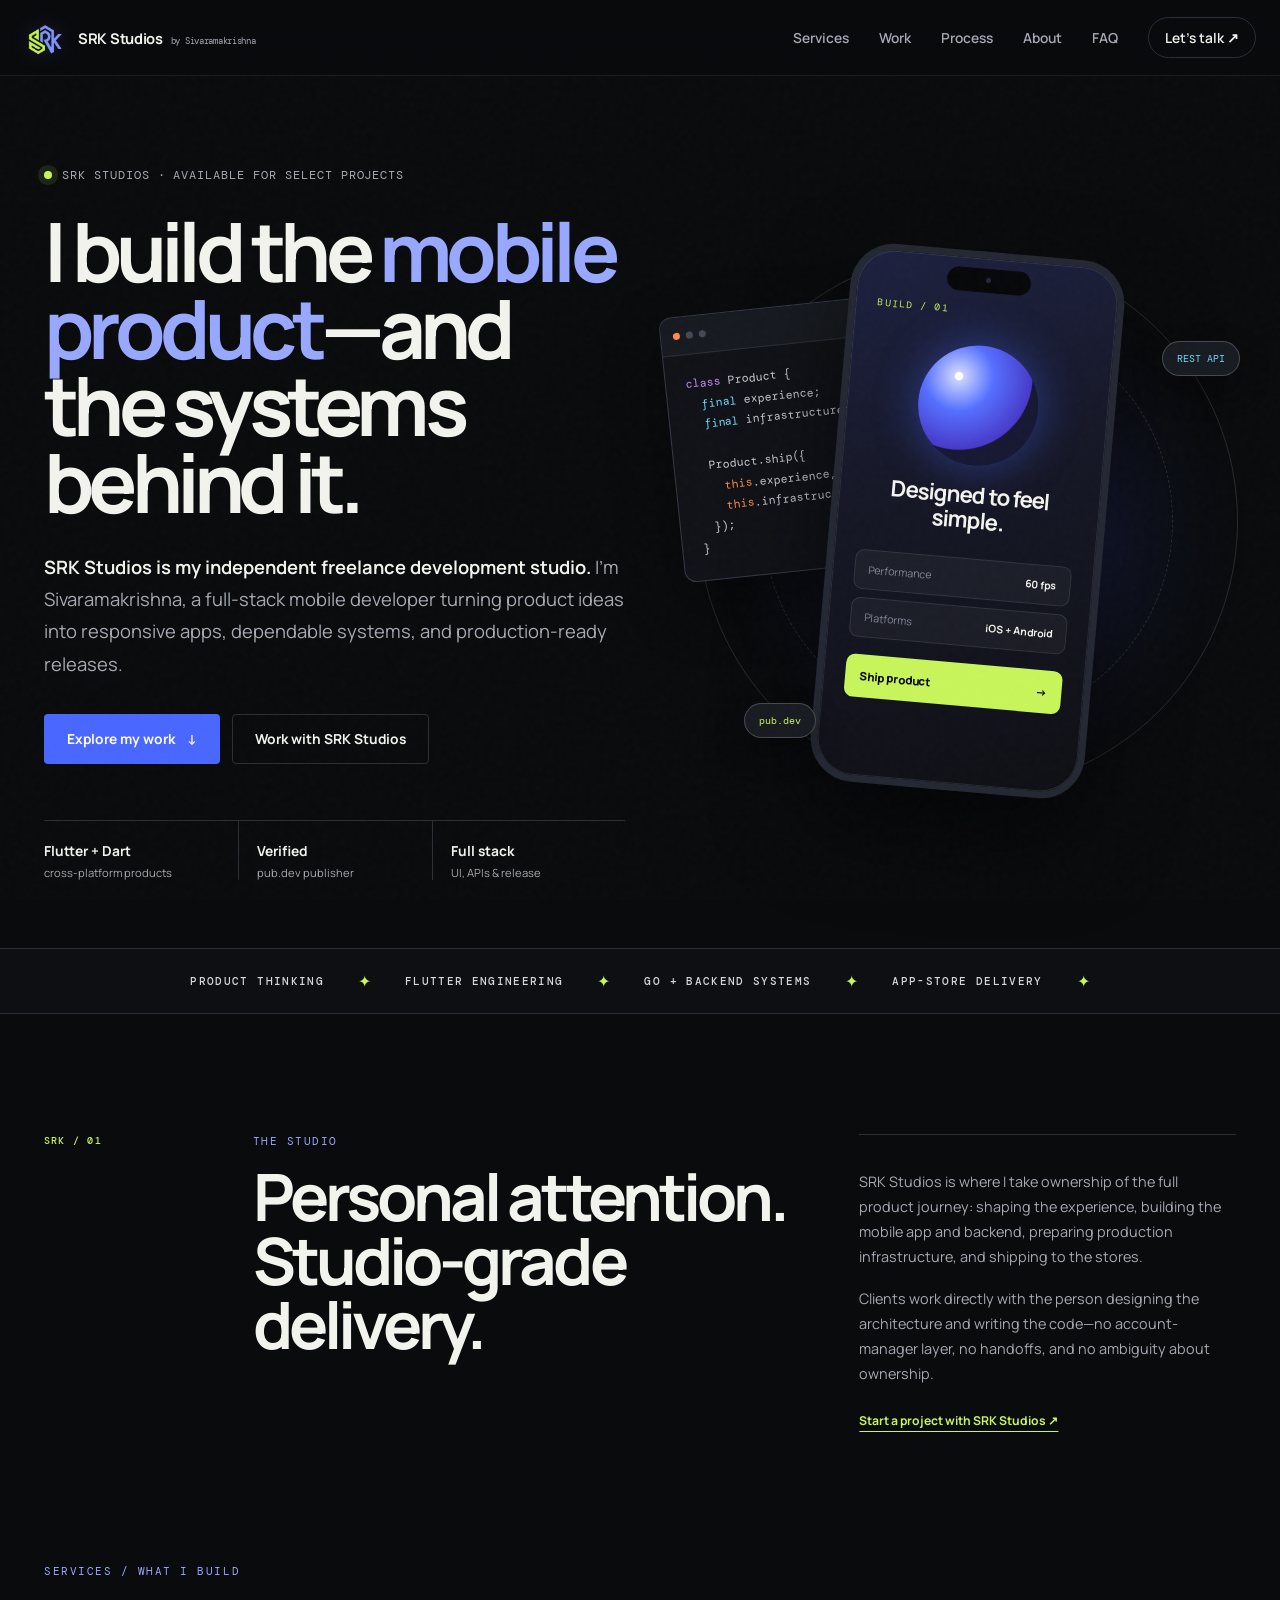
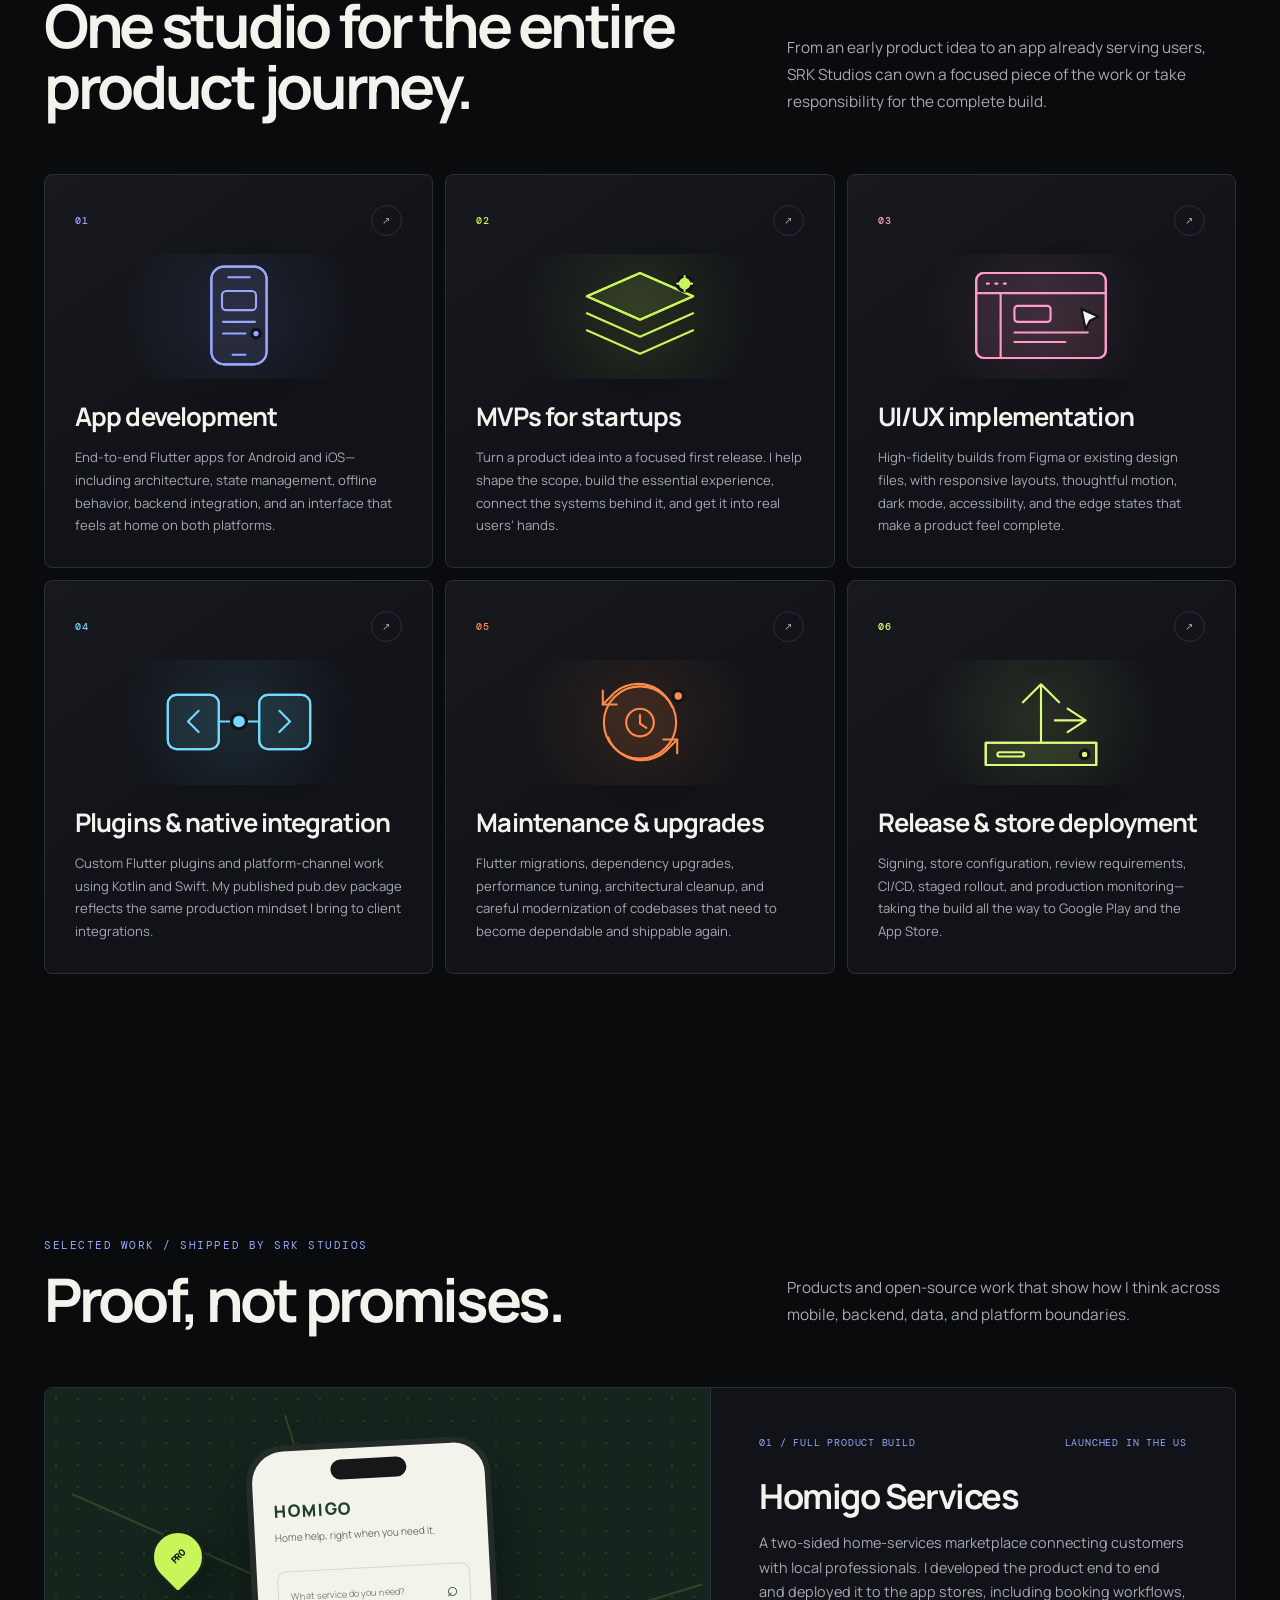
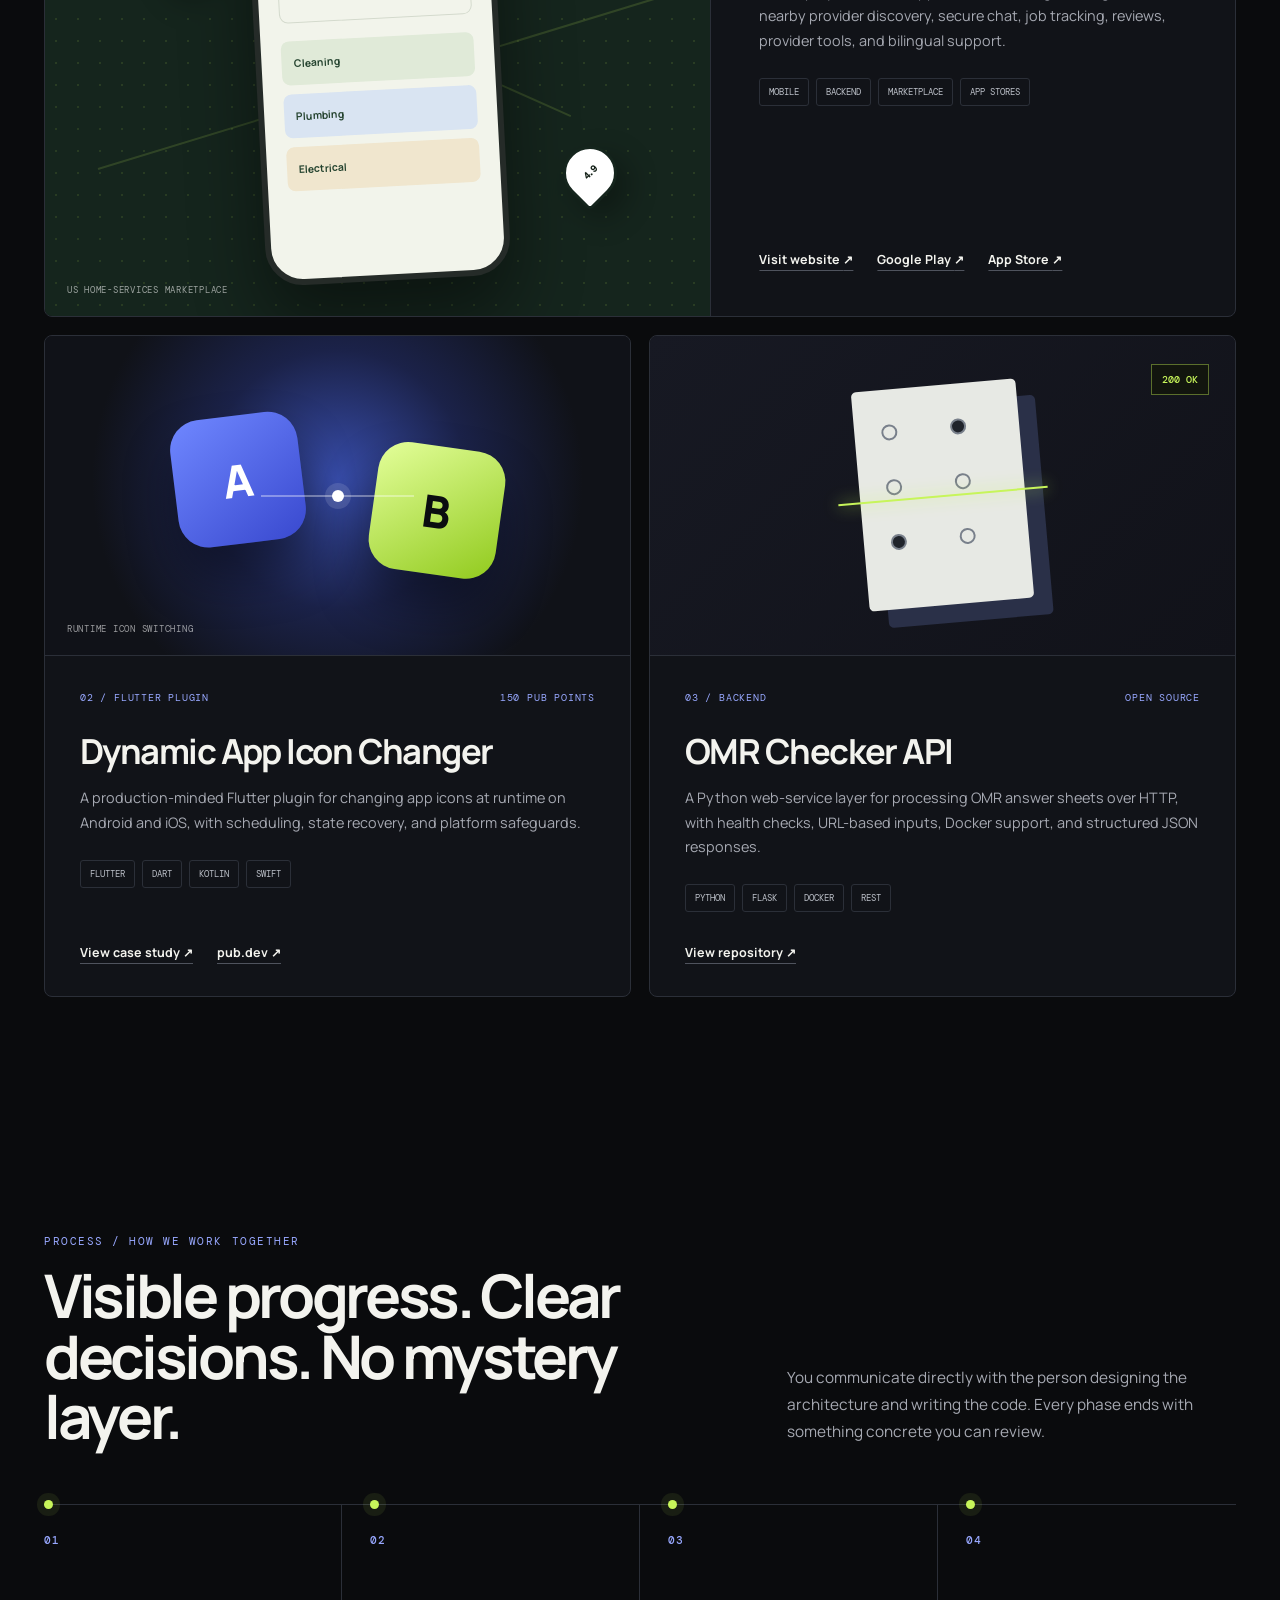
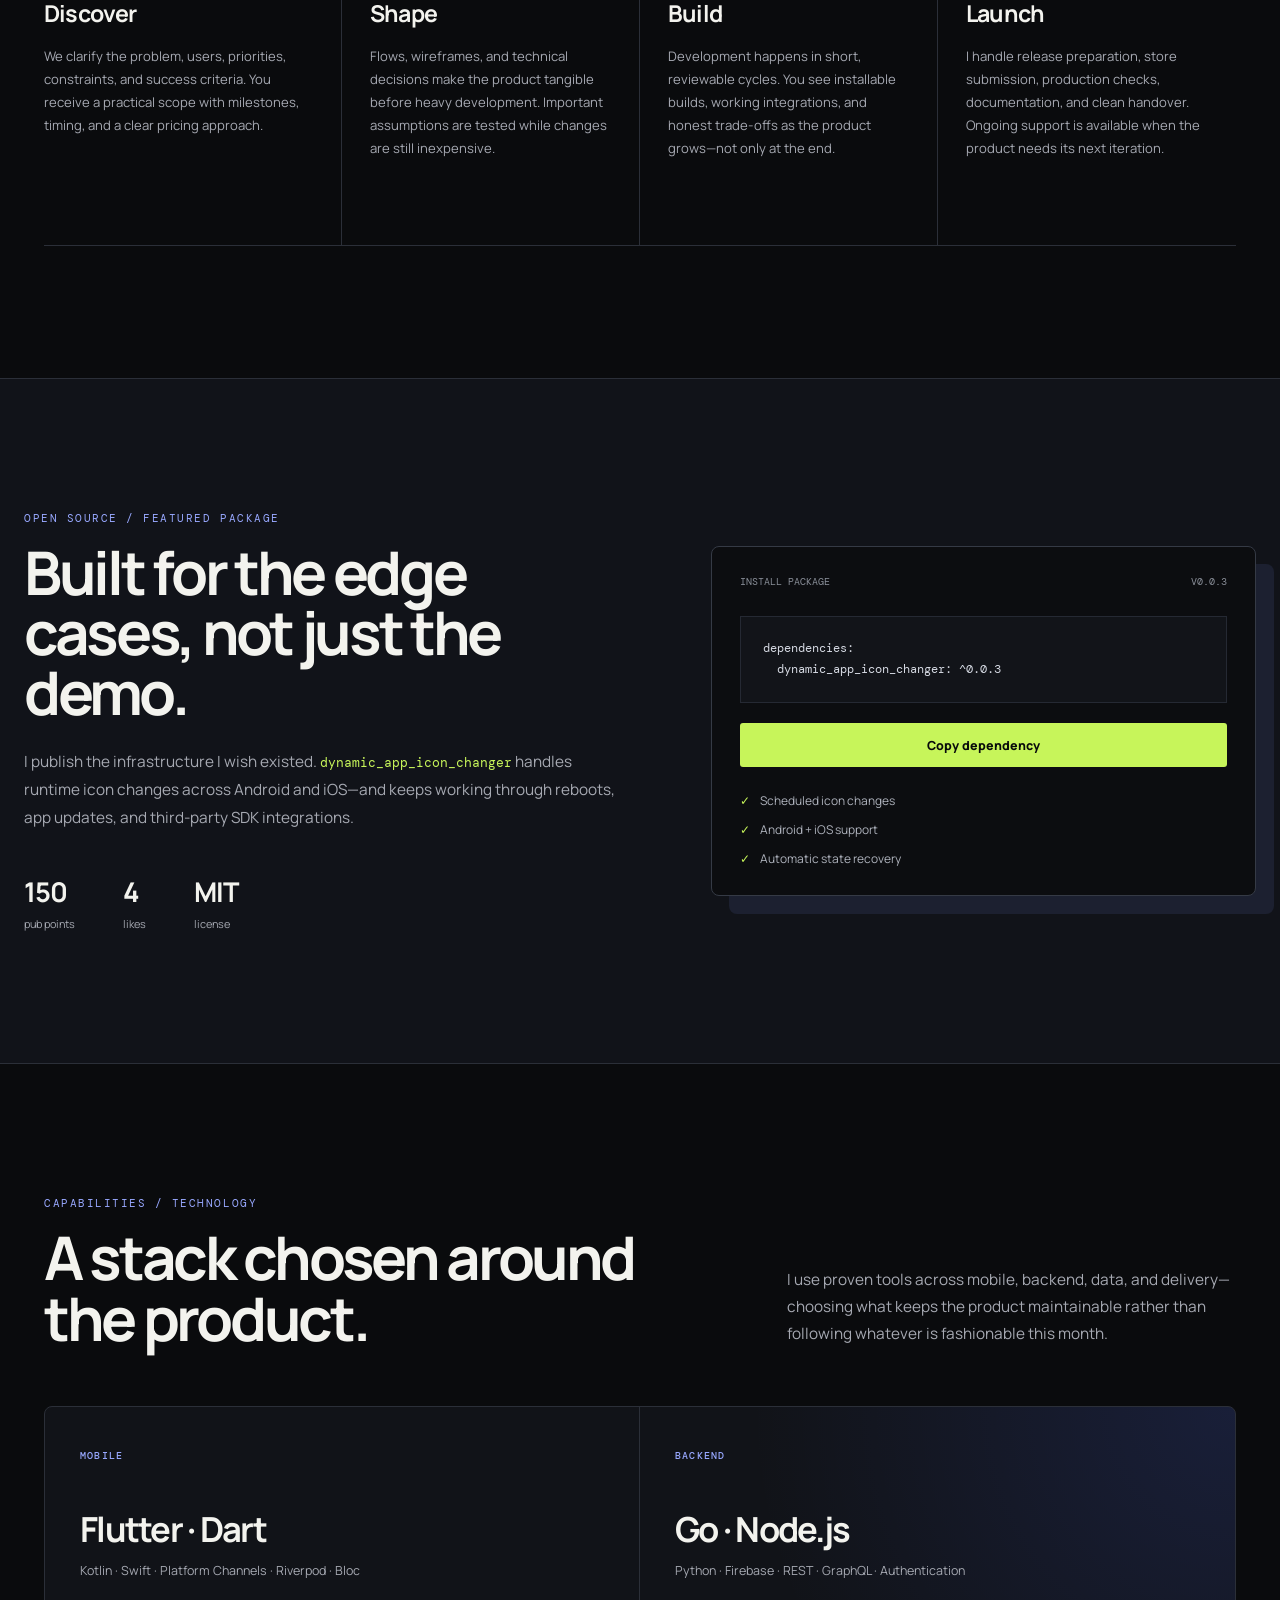
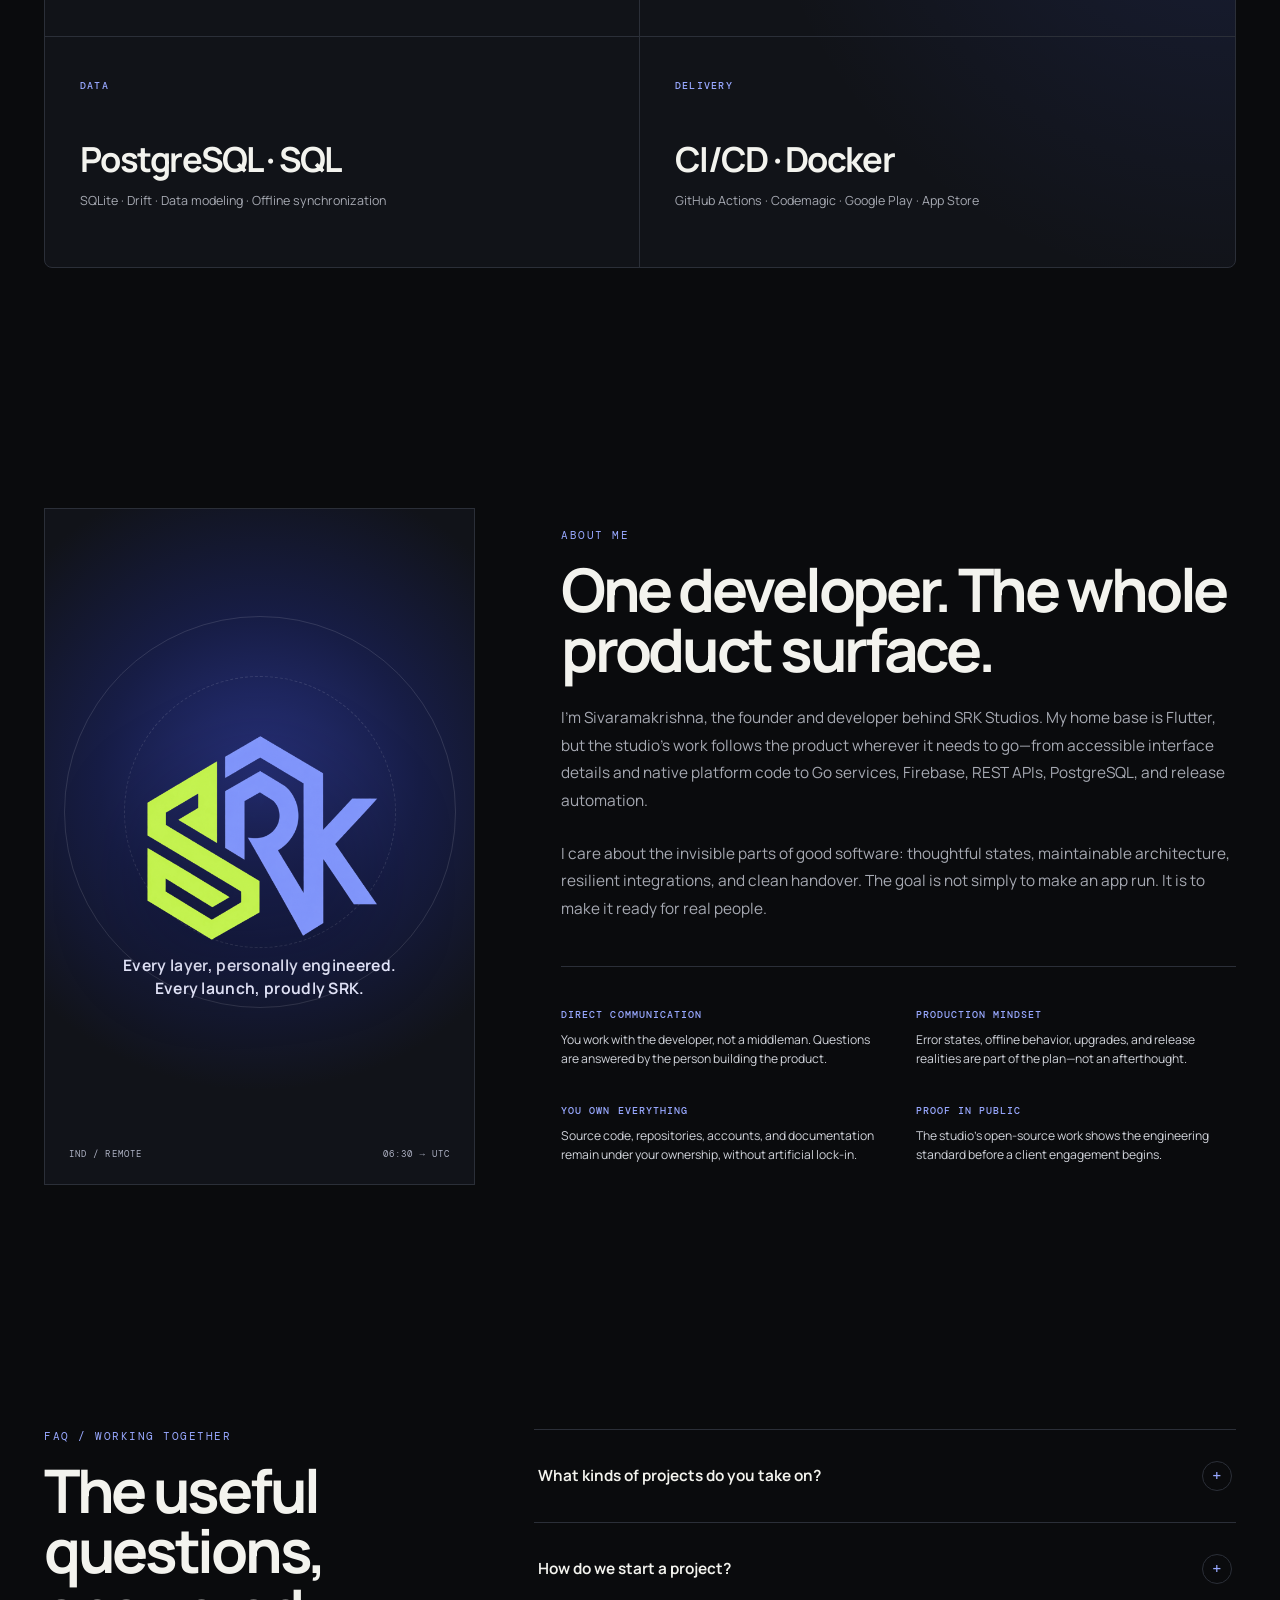
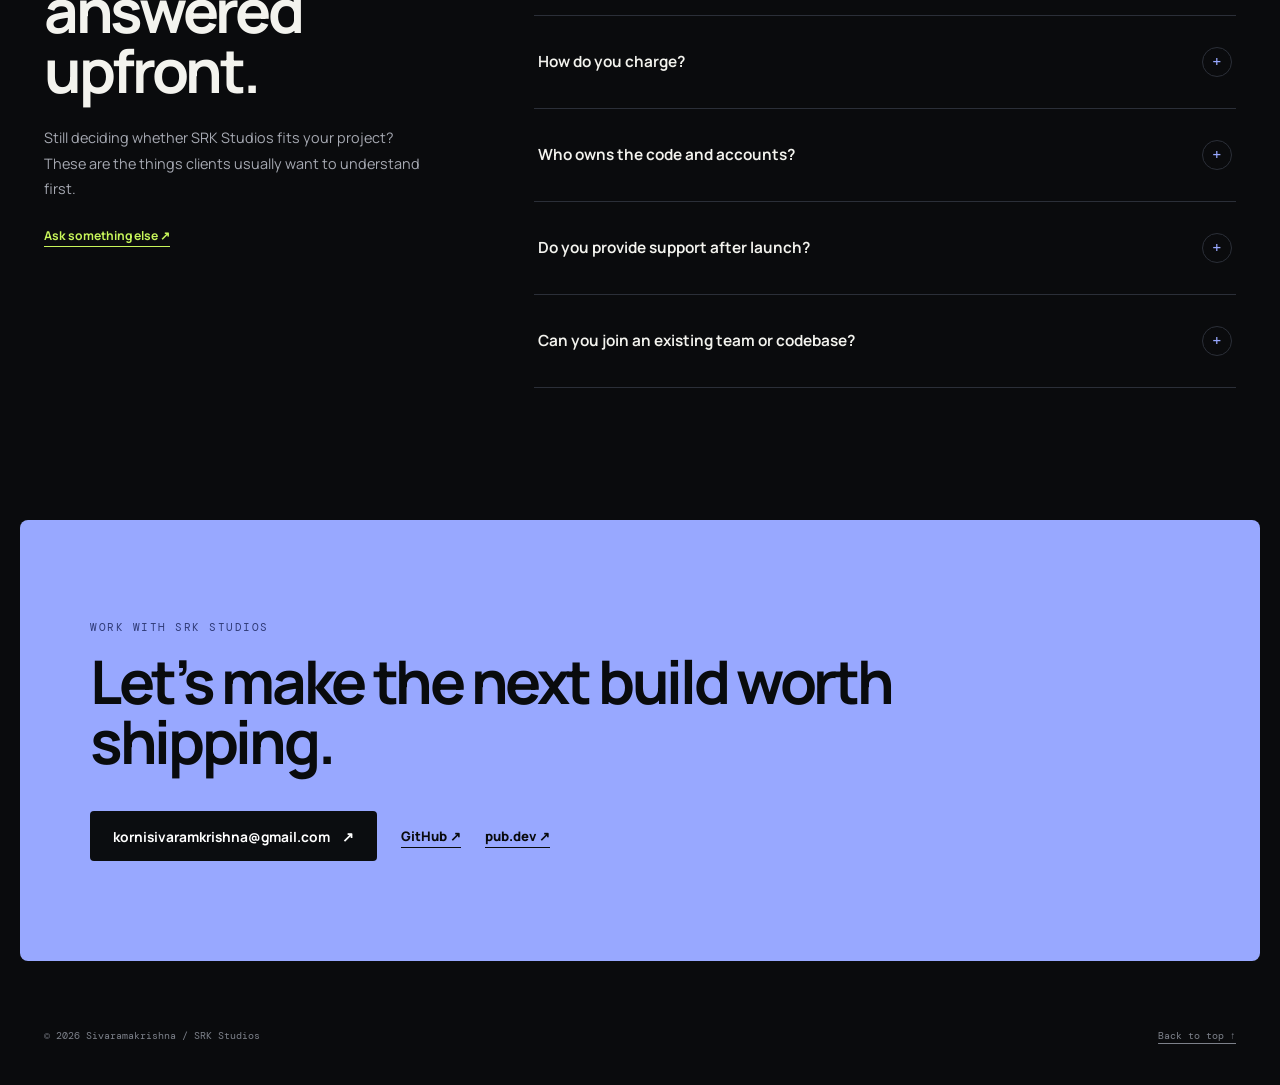
<file: index.html>
<!doctype html>
<html lang="en">
<head>
  <meta charset="utf-8">
  <meta name="viewport" content="width=device-width, initial-scale=1">
  <meta name="description" content="SRK Studios is Sivaramakrishna’s independent freelance studio for full-stack mobile products, Flutter engineering, backend systems, and app-store delivery.">
  <meta name="author" content="Sivaramakrishna">
  <meta name="robots" content="index, follow, max-image-preview:large, max-snippet:-1, max-video-preview:-1">
  <meta name="theme-color" content="#090b0d">
  <link rel="canonical" href="https://srkstudios.art/">
  <meta property="og:title" content="SRK Studios — Full-stack mobile development">
  <meta property="og:description" content="Independent mobile product studio by Sivaramakrishna—from interface and backend to app-store launch.">
  <meta property="og:type" content="website">
  <meta property="og:url" content="https://srkstudios.art/">
  <meta property="og:site_name" content="SRK Studios">
  <meta property="og:locale" content="en_US">
  <meta property="og:image" content="https://srkstudios.art/srk-logo-v2.png">
  <meta property="og:image:width" content="512">
  <meta property="og:image:height" content="512">
  <meta property="og:image:alt" content="SRK Studios geometric monogram">
  <meta name="twitter:card" content="summary">
  <meta name="twitter:title" content="SRK Studios — Full-stack mobile development">
  <meta name="twitter:description" content="Independent mobile product studio by Sivaramakrishna—from interface and backend to app-store launch.">
  <meta name="twitter:image" content="https://srkstudios.art/srk-logo-v2.png">
  <title>SRK Studios — Full-stack mobile development</title>
  <link rel="icon" type="image/png" href="/srk-logo-v2.png">
  <link rel="apple-touch-icon" href="/srk-logo-v2.png">
  <link rel="manifest" href="/site.webmanifest">
  <link rel="preconnect" href="https://fonts.googleapis.com">
  <link rel="preconnect" href="https://fonts.gstatic.com" crossorigin>
  <link href="https://fonts.googleapis.com/css2?family=DM+Mono:wght@400;500&family=Manrope:wght@400;500;600;700;800&display=swap" rel="stylesheet">
  <link rel="stylesheet" href="/styles.css">
  <script type="application/ld+json">
    {
      "@context": "https://schema.org",
      "@graph": [
        {
          "@type": "WebSite",
          "@id": "https://srkstudios.art/#website",
          "url": "https://srkstudios.art/",
          "name": "SRK Studios",
          "description": "Independent full-stack mobile product studio by Sivaramakrishna.",
          "publisher": { "@id": "https://srkstudios.art/#studio" },
          "inLanguage": "en"
        },
        {
          "@type": ["ProfessionalService", "Organization"],
          "@id": "https://srkstudios.art/#studio",
          "name": "SRK Studios",
          "url": "https://srkstudios.art/",
          "logo": {
            "@type": "ImageObject",
            "url": "https://srkstudios.art/srk-logo-v2.png",
            "width": 512,
            "height": 512
          },
          "founder": { "@id": "https://srkstudios.art/#person" },
          "email": "mailto:kornisivaramkrishna@gmail.com",
          "areaServed": "Worldwide",
          "hasOfferCatalog": {
            "@type": "OfferCatalog",
            "name": "Mobile product development services",
            "itemListElement": [
              { "@type": "Offer", "itemOffered": { "@type": "Service", "name": "Flutter app development" } },
              { "@type": "Offer", "itemOffered": { "@type": "Service", "name": "Startup MVP development" } },
              { "@type": "Offer", "itemOffered": { "@type": "Service", "name": "Mobile UI and UX implementation" } },
              { "@type": "Offer", "itemOffered": { "@type": "Service", "name": "Flutter plugin and native integration" } },
              { "@type": "Offer", "itemOffered": { "@type": "Service", "name": "Application maintenance and upgrades" } },
              { "@type": "Offer", "itemOffered": { "@type": "Service", "name": "App store release and deployment" } }
            ]
          },
          "sameAs": [
            "https://github.com/srkstudios",
            "https://pub.dev/publishers/srkstudios.art/packages"
          ],
          "knowsAbout": ["Flutter", "Dart", "Go", "PostgreSQL", "Firebase", "iOS", "Android", "Mobile application development"]
        },
        {
          "@type": "Person",
          "@id": "https://srkstudios.art/#person",
          "name": "Sivaramakrishna",
          "url": "https://srkstudios.art/",
          "jobTitle": "Full-stack mobile developer",
          "worksFor": { "@id": "https://srkstudios.art/#studio" },
          "sameAs": [
            "https://github.com/srkstudios",
            "https://pub.dev/publishers/srkstudios.art/packages"
          ],
          "knowsAbout": ["Flutter", "Dart", "Kotlin", "Swift", "Go", "Node.js", "Python", "PostgreSQL", "Mobile product delivery"]
        },
        {
          "@type": "MobileApplication",
          "@id": "https://srkstudios.art/#homigo",
          "name": "Homigo Services",
          "url": "https://homigoservices.com/",
          "operatingSystem": "Android, iOS",
          "applicationCategory": "LifestyleApplication",
          "description": "A home-services marketplace connecting customers in the United States with local professionals.",
          "creator": { "@id": "https://srkstudios.art/#person" }
        },
        {
          "@type": "FAQPage",
          "@id": "https://srkstudios.art/#faq",
          "mainEntity": [
            {
              "@type": "Question",
              "name": "What kinds of projects does SRK Studios take on?",
              "acceptedAnswer": { "@type": "Answer", "text": "New Flutter products, startup MVPs, features for existing applications, full-stack mobile builds, custom plugin and native work, backend integrations, and modernization work for existing codebases." }
            },
            {
              "@type": "Question",
              "name": "How do we start a project?",
              "acceptedAnswer": { "@type": "Answer", "text": "Email SRK Studios with a short description of the product, problem, or existing app. After focused follow-up questions and a discovery conversation, you receive a written scope covering milestones, timing, and cost." }
            },
            {
              "@type": "Question",
              "name": "How does SRK Studios charge?",
              "acceptedAnswer": { "@type": "Answer", "text": "Well-defined work can be priced by milestone. Ongoing development, maintenance, and exploratory product work can use a weekly or hourly model. The structure is agreed in writing before development begins." }
            },
            {
              "@type": "Question",
              "name": "Who owns the code and accounts?",
              "acceptedAnswer": { "@type": "Answer", "text": "The client owns the repositories, store listings, backend services, credentials, and documentation. SRK Studios aims for a clean handover without artificial lock-in." }
            },
            {
              "@type": "Question",
              "name": "Does SRK Studios provide support after launch?",
              "acceptedAnswer": { "@type": "Answer", "text": "Yes. Support can include dependency and Flutter upgrades, OS compatibility work, production fixes, monitoring, performance improvements, and new feature iterations." }
            },
            {
              "@type": "Question",
              "name": "Can SRK Studios join an existing team or codebase?",
              "acceptedAnswer": { "@type": "Answer", "text": "Yes. Sivaramakrishna can work alongside an internal team or other specialists, follow existing conventions and delivery processes, contribute through code review, and own a defined product or engineering area." }
            }
          ]
        }
      ]
    }
  </script>
</head>
<body>
  <a class="skip-link" href="#main">Skip to content</a>
  <header class="site-header">
    <a class="brand" href="#top" aria-label="SRK Studios, home"><span class="brand-mark"><img src="/srk-logo-v2.png" alt=""></span><span>SRK Studios <small>by Sivaramakrishna</small></span></a>
    <nav aria-label="Primary navigation">
      <a href="#services">Services</a><a href="#work">Work</a><a href="#process">Process</a><a href="#about">About</a><a href="#faq">FAQ</a>
      <a class="nav-cta" href="mailto:kornisivaramkrishna@gmail.com">Let’s talk <span aria-hidden="true">↗</span></a>
    </nav>
  </header>

  <main id="main">
    <section class="hero" id="top">
      <div class="hero-copy reveal visible">
        <p class="kicker"><span class="status-dot"></span> SRK Studios · Available for select projects</p>
        <h1>I build the <span>mobile product</span>—and the systems behind it.</h1>
        <p class="hero-lede"><strong>SRK Studios is my independent freelance development studio.</strong> I’m Sivaramakrishna, a full-stack mobile developer turning product ideas into responsive apps, dependable systems, and production-ready releases.</p>
        <div class="hero-actions">
          <a class="button button-primary" href="#work">Explore my work <span aria-hidden="true">↓</span></a>
          <a class="button button-ghost" href="mailto:kornisivaramkrishna@gmail.com">Work with SRK Studios</a>
        </div>
        <ul class="proof-list" aria-label="Highlights">
          <li><strong>Flutter + Dart</strong><span>cross-platform products</span></li>
          <li><strong>Verified</strong><span>pub.dev publisher</span></li>
          <li><strong>Full stack</strong><span>UI, APIs &amp; release</span></li>
        </ul>
      </div>

      <div class="hero-visual reveal visible" aria-label="Illustration of a mobile product moving from code to app">
        <div class="orbit orbit-one"></div><div class="orbit orbit-two"></div>
        <div class="code-window">
          <div class="window-bar"><span></span><span></span><span></span><small>product.dart</small></div>
          <pre><code><i>class</i> Product {
  <b>final</b> experience;
  <b>final</b> infrastructure;

  Product.ship({
    <em>this</em>.experience,
    <em>this</em>.infrastructure,
  });
}</code></pre>
        </div>
        <div class="phone-shell">
          <div class="phone-top"><span></span></div><div class="mini-label">BUILD / 01</div><div class="mini-orb"></div>
          <h2>Designed to feel simple.</h2>
          <div class="mini-card"><span>Performance</span><strong>60 fps</strong></div>
          <div class="mini-card"><span>Platforms</span><strong>iOS + Android</strong></div>
          <div class="mini-button">Ship product <span>→</span></div>
        </div>
        <div class="float-chip chip-api">REST API</div><div class="float-chip chip-pub">pub.dev</div>
      </div>
    </section>

    <section class="signal-strip" aria-label="Core capabilities">
      <span>Product thinking</span><i>✦</i><span>Flutter engineering</span><i>✦</i><span>Go + backend systems</span><i>✦</i><span>App-store delivery</span><i>✦</i>
    </section>

    <section class="studio-intro reveal" aria-labelledby="studio-title">
      <div class="studio-index">SRK / 01</div>
      <div>
        <p class="eyebrow">The studio</p>
        <h2 id="studio-title">Personal attention.<br>Studio-grade delivery.</h2>
      </div>
      <div class="studio-copy">
        <p>SRK Studios is where I take ownership of the full product journey: shaping the experience, building the mobile app and backend, preparing production infrastructure, and shipping to the stores.</p>
        <p>Clients work directly with the person designing the architecture and writing the code—no account-manager layer, no handoffs, and no ambiguity about ownership.</p>
        <a href="mailto:kornisivaramkrishna@gmail.com">Start a project with SRK Studios ↗</a>
      </div>
    </section>

    <section class="section services" id="services">
      <div class="section-heading reveal">
        <div><p class="eyebrow">Services / What I build</p><h2>One studio for the entire product journey.</h2></div>
        <p>From an early product idea to an app already serving users, SRK Studios can own a focused piece of the work or take responsibility for the complete build.</p>
      </div>
      <div class="services-grid">
        <article class="service-card reveal">
          <div class="service-top"><span>01</span><i aria-hidden="true">↗</i></div>
          <div class="service-visual" aria-hidden="true"><svg viewBox="0 0 160 105"><rect class="visual-fill" x="54" y="6" width="52" height="92" rx="12"/><rect x="54" y="6" width="52" height="92" rx="12"/><path d="M70 16h20M74 89h12"/><rect x="64" y="29" width="32" height="18" rx="4"/><path d="M65 58h30M65 69h21"/><circle class="visual-dot" cx="96" cy="69" r="4"/></svg></div>
          <h3>App development</h3><p>End-to-end Flutter apps for Android and iOS—including architecture, state management, offline behavior, backend integration, and an interface that feels at home on both platforms.</p>
        </article>
        <article class="service-card reveal">
          <div class="service-top"><span>02</span><i aria-hidden="true">↗</i></div>
          <div class="service-visual" aria-hidden="true"><svg viewBox="0 0 160 105"><path class="visual-fill" d="m80 12 50 22-50 22-50-22z"/><path d="m80 12 50 22-50 22-50-22zM30 50l50 22 50-22M30 66l50 22 50-22"/><circle class="visual-dot" cx="122" cy="22" r="7"/><path d="M122 15v14M115 22h14"/></svg></div>
          <h3>MVPs for startups</h3><p>Turn a product idea into a focused first release. I help shape the scope, build the essential experience, connect the systems behind it, and get it into real users’ hands.</p>
        </article>
        <article class="service-card reveal">
          <div class="service-top"><span>03</span><i aria-hidden="true">↗</i></div>
          <div class="service-visual" aria-hidden="true"><svg viewBox="0 0 160 105"><rect class="visual-fill" x="19" y="12" width="122" height="80" rx="7"/><rect x="19" y="12" width="122" height="80" rx="7"/><path d="M19 31h122M42 31v61M29 22h2M37 22h2M45 22h2"/><rect x="55" y="43" width="34" height="15" rx="3"/><path d="M55 68h69M55 77h48"/><path class="visual-cursor" d="m118 46 16 7-8 4-4 8z"/></svg></div>
          <h3>UI/UX implementation</h3><p>High-fidelity builds from Figma or existing design files, with responsive layouts, thoughtful motion, dark mode, accessibility, and the edge states that make a product feel complete.</p>
        </article>
        <article class="service-card reveal">
          <div class="service-top"><span>04</span><i aria-hidden="true">↗</i></div>
          <div class="service-visual" aria-hidden="true"><svg viewBox="0 0 160 105"><rect class="visual-fill" x="13" y="27" width="48" height="51" rx="8"/><rect class="visual-fill" x="99" y="27" width="48" height="51" rx="8"/><rect x="13" y="27" width="48" height="51" rx="8"/><rect x="99" y="27" width="48" height="51" rx="8"/><path d="m42 42-10 10 10 10M118 42l10 10-10 10M61 52h38"/><circle class="visual-dot" cx="80" cy="52" r="7"/></svg></div>
          <h3>Plugins &amp; native integration</h3><p>Custom Flutter plugins and platform-channel work using Kotlin and Swift. My published pub.dev package reflects the same production mindset I bring to client integrations.</p>
        </article>
        <article class="service-card reveal">
          <div class="service-top"><span>05</span><i aria-hidden="true">↗</i></div>
          <div class="service-visual" aria-hidden="true"><svg viewBox="0 0 160 105"><circle class="visual-fill" cx="80" cy="53" r="34"/><path d="M110 38a34 34 0 0 0-57-10l-8 8M50 67a34 34 0 0 0 57 10l8-8"/><path d="M45 23v13h13M115 82V69h-13"/><circle cx="80" cy="53" r="13"/><path d="M80 46v8l6 4"/><circle class="visual-dot" cx="116" cy="28" r="5"/></svg></div>
          <h3>Maintenance &amp; upgrades</h3><p>Flutter migrations, dependency upgrades, performance tuning, architectural cleanup, and careful modernization of codebases that need to become dependable and shippable again.</p>
        </article>
        <article class="service-card reveal">
          <div class="service-top"><span>06</span><i aria-hidden="true">↗</i></div>
          <div class="service-visual" aria-hidden="true"><svg viewBox="0 0 160 105"><path class="visual-fill" d="M28 72h104v21H28z"/><path d="M28 72h104v21H28zM80 72V17M63 34l17-17 17 17"/><rect x="39" y="81" width="25" height="4" rx="2"/><circle class="visual-dot" cx="121" cy="83" r="4"/><path d="M93 51h29M105 40l17 11-17 11"/></svg></div>
          <h3>Release &amp; store deployment</h3><p>Signing, store configuration, review requirements, CI/CD, staged rollout, and production monitoring—taking the build all the way to Google Play and the App Store.</p>
        </article>
      </div>
    </section>

    <section class="section" id="work">
      <div class="section-heading reveal">
        <div><p class="eyebrow">Selected work / Shipped by SRK Studios</p><h2>Proof, not promises.</h2></div>
        <p>Products and open-source work that show how I think across mobile, backend, data, and platform boundaries.</p>
      </div>
      <div class="work-grid">
        <article class="project project-featured reveal">
          <div class="project-visual homigo-visual">
            <div class="homigo-map"><span class="map-road road-one"></span><span class="map-road road-two"></span><span class="map-road road-three"></span></div>
            <div class="homigo-phone">
              <div class="homigo-wordmark">HOMIGO</div><p>Home help, right when you need it.</p>
              <div class="homigo-search">What service do you need? <span>⌕</span></div>
              <div class="homigo-services"><span>Cleaning</span><span>Plumbing</span><span>Electrical</span></div>
            </div>
            <div class="homigo-pin pin-one">PRO</div><div class="homigo-pin pin-two">4.9</div>
            <div class="visual-caption">US home-services marketplace</div>
          </div>
          <div class="project-copy">
            <div class="project-meta"><span>01 / Full product build</span><span>Launched in the US</span></div>
            <h3>Homigo Services</h3>
            <p>A two-sided home-services marketplace connecting customers with local professionals. I developed the product end to end and deployed it to the app stores, including booking workflows, nearby provider discovery, secure chat, job tracking, reviews, provider tools, and bilingual support.</p>
            <ul class="tag-list"><li>Mobile</li><li>Backend</li><li>Marketplace</li><li>App stores</li></ul>
            <div class="project-links"><a href="https://homigoservices.com" target="_blank" rel="noopener">Visit website <span aria-hidden="true">↗</span></a><a href="https://play.google.com/store/apps/details?id=com.homigo.homigo_mobile" target="_blank" rel="noopener">Google Play <span aria-hidden="true">↗</span></a><a href="https://apps.apple.com/ca/app/homigo-mobile/id6803597665" target="_blank" rel="noopener">App Store <span aria-hidden="true">↗</span></a></div>
          </div>
        </article>

        <article class="project reveal">
          <div class="project-visual icon-lab"><div class="app-icon icon-a">A</div><div class="app-icon icon-b">B</div><div class="switch-line"><span></span></div><div class="visual-caption">Runtime icon switching</div></div>
          <div class="project-copy">
            <div class="project-meta"><span>02 / Flutter plugin</span><span>150 pub points</span></div>
            <h3>Dynamic App Icon Changer</h3>
            <p>A production-minded Flutter plugin for changing app icons at runtime on Android and iOS, with scheduling, state recovery, and platform safeguards.</p>
            <ul class="tag-list"><li>Flutter</li><li>Dart</li><li>Kotlin</li><li>Swift</li></ul>
            <div class="project-links"><a href="/packages/">View case study <span aria-hidden="true">↗</span></a><a href="https://pub.dev/packages/dynamic_app_icon_changer" target="_blank" rel="noopener">pub.dev <span aria-hidden="true">↗</span></a></div>
          </div>
        </article>

        <article class="project reveal">
          <div class="project-visual omr-visual"><div class="sheet"><span></span><span></span><span></span><span></span><span></span><span></span></div><div class="scan-line"></div><div class="result-badge">200 OK</div></div>
          <div class="project-copy">
            <div class="project-meta"><span>03 / Backend</span><span>Open source</span></div>
            <h3>OMR Checker API</h3>
            <p>A Python web-service layer for processing OMR answer sheets over HTTP, with health checks, URL-based inputs, Docker support, and structured JSON responses.</p>
            <ul class="tag-list"><li>Python</li><li>Flask</li><li>Docker</li><li>REST</li></ul>
            <div class="project-links"><a href="https://github.com/srkstudios/OMR-ANALYZER" target="_blank" rel="noopener">View repository <span aria-hidden="true">↗</span></a></div>
          </div>
        </article>
      </div>
    </section>

    <section class="section process" id="process">
      <div class="section-heading reveal">
        <div><p class="eyebrow">Process / How we work together</p><h2>Visible progress. Clear decisions. No mystery layer.</h2></div>
        <p>You communicate directly with the person designing the architecture and writing the code. Every phase ends with something concrete you can review.</p>
      </div>
      <ol class="process-list">
        <li class="process-step reveal"><div class="step-marker"><span>01</span></div><div><h3>Discover</h3><p>We clarify the problem, users, priorities, constraints, and success criteria. You receive a practical scope with milestones, timing, and a clear pricing approach.</p></div></li>
        <li class="process-step reveal"><div class="step-marker"><span>02</span></div><div><h3>Shape</h3><p>Flows, wireframes, and technical decisions make the product tangible before heavy development. Important assumptions are tested while changes are still inexpensive.</p></div></li>
        <li class="process-step reveal"><div class="step-marker"><span>03</span></div><div><h3>Build</h3><p>Development happens in short, reviewable cycles. You see installable builds, working integrations, and honest trade-offs as the product grows—not only at the end.</p></div></li>
        <li class="process-step reveal"><div class="step-marker"><span>04</span></div><div><h3>Launch</h3><p>I handle release preparation, store submission, production checks, documentation, and clean handover. Ongoing support is available when the product needs its next iteration.</p></div></li>
      </ol>
    </section>

    <section class="section open-source" id="open-source">
      <div class="package-panel reveal">
        <div class="package-intro">
          <p class="eyebrow">Open source / Featured package</p><h2>Built for the edge cases, not just the demo.</h2>
          <p>I publish the infrastructure I wish existed. <code>dynamic_app_icon_changer</code> handles runtime icon changes across Android and iOS—and keeps working through reboots, app updates, and third-party SDK integrations.</p>
          <div class="metric-row"><div><strong>150</strong><span>pub points</span></div><div><strong>4</strong><span>likes</span></div><div><strong>MIT</strong><span>license</span></div></div>
        </div>
        <div class="install-card">
          <div class="install-head"><span>Install package</span><span>v0.0.3</span></div>
          <pre><code>dependencies:
  dynamic_app_icon_changer: ^0.0.3</code></pre>
          <button class="copy-btn" type="button" data-copy="dynamic_app_icon_changer: ^0.0.3">Copy dependency</button>
          <div class="feature-list"><span><i>✓</i> Scheduled icon changes</span><span><i>✓</i> Android + iOS support</span><span><i>✓</i> Automatic state recovery</span></div>
        </div>
      </div>
    </section>

    <section class="section stack-section" id="stack">
      <div class="section-heading reveal">
        <div><p class="eyebrow">Capabilities / Technology</p><h2>A stack chosen around the product.</h2></div>
        <p>I use proven tools across mobile, backend, data, and delivery—choosing what keeps the product maintainable rather than following whatever is fashionable this month.</p>
      </div>
      <div class="stack-board reveal">
        <div class="stack-group"><span>Mobile</span><h3>Flutter · Dart</h3><p>Kotlin · Swift · Platform Channels · Riverpod · Bloc</p></div>
        <div class="stack-group"><span>Backend</span><h3>Go · Node.js</h3><p>Python · Firebase · REST · GraphQL · Authentication</p></div>
        <div class="stack-group"><span>Data</span><h3>PostgreSQL · SQL</h3><p>SQLite · Drift · Data modeling · Offline synchronization</p></div>
        <div class="stack-group"><span>Delivery</span><h3>CI/CD · Docker</h3><p>GitHub Actions · Codemagic · Google Play · App Store</p></div>
      </div>
    </section>

    <section class="section about" id="about">
      <div class="about-grid reveal">
        <div class="portrait-card" aria-hidden="true"><div class="portrait-lockup"><div class="portrait-monogram"><img src="/srk-logo-v2.png" alt=""></div><p class="portrait-quote">Every layer, personally engineered.<br>Every launch, proudly SRK.</p></div><div class="portrait-footer"><span>IND / REMOTE</span><span>06:30 → UTC</span></div></div>
        <div class="about-copy">
          <p class="eyebrow">About me</p><h2>One developer. The whole product surface.</h2>
          <p>I’m Sivaramakrishna, the founder and developer behind SRK Studios. My home base is Flutter, but the studio’s work follows the product wherever it needs to go—from accessible interface details and native platform code to Go services, Firebase, REST APIs, PostgreSQL, and release automation.</p>
          <p>I care about the invisible parts of good software: thoughtful states, maintainable architecture, resilient integrations, and clean handover. The goal is not simply to make an app run. It is to make it ready for real people.</p>
          <div class="skills-grid studio-values">
            <div><span>Direct communication</span><p>You work with the developer, not a middleman. Questions are answered by the person building the product.</p></div>
            <div><span>Production mindset</span><p>Error states, offline behavior, upgrades, and release realities are part of the plan—not an afterthought.</p></div>
            <div><span>You own everything</span><p>Source code, repositories, accounts, and documentation remain under your ownership, without artificial lock-in.</p></div>
            <div><span>Proof in public</span><p>The studio’s open-source work shows the engineering standard before a client engagement begins.</p></div>
          </div>
        </div>
      </div>
    </section>

    <section class="section faq-section" id="faq">
      <div class="faq-intro reveal"><p class="eyebrow">FAQ / Working together</p><h2>The useful questions, answered upfront.</h2><p>Still deciding whether SRK Studios fits your project? These are the things clients usually want to understand first.</p><a href="mailto:kornisivaramkrishna@gmail.com">Ask something else ↗</a></div>
      <div class="faq-list reveal">
        <details><summary>What kinds of projects do you take on?<span aria-hidden="true">+</span></summary><p>New Flutter products, startup MVPs, features for existing applications, full-stack mobile builds, custom plugin and native work, backend integrations, and rescue or modernization work for codebases that have become difficult to ship.</p></details>
        <details><summary>How do we start a project?<span aria-hidden="true">+</span></summary><p>Email <a href="mailto:kornisivaramkrishna@gmail.com">kornisivaramkrishna@gmail.com</a> with a short description of the product, problem, or existing app. I’ll reply with focused questions and arrange a discovery conversation. From there, you receive a written scope covering milestones, timing, and cost.</p></details>
        <details><summary>How do you charge?<span aria-hidden="true">+</span></summary><p>Well-defined work can be priced by milestone. Ongoing development, maintenance, and exploratory product work can use a weekly or hourly model. The structure and expectations are agreed in writing before development begins.</p></details>
        <details><summary>Who owns the code and accounts?<span aria-hidden="true">+</span></summary><p>You do. Repositories, store listings, backend services, credentials, and documentation should live under your ownership wherever possible. The goal is a clean handover with no artificial lock-in.</p></details>
        <details><summary>Do you provide support after launch?<span aria-hidden="true">+</span></summary><p>Yes. Support can include dependency and Flutter upgrades, OS compatibility work, production fixes, monitoring, performance improvements, and new feature iterations—either on demand or through an ongoing arrangement.</p></details>
        <details><summary>Can you join an existing team or codebase?<span aria-hidden="true">+</span></summary><p>Yes. I can work alongside an internal team or other specialists, follow the project’s existing conventions and delivery process, contribute through code reviews, and take ownership of a defined product or engineering area.</p></details>
      </div>
    </section>

    <section class="contact-section reveal" id="contact">
      <p class="eyebrow">Work with SRK Studios</p><h2>Let’s make the next build worth shipping.</h2>
      <div class="contact-actions">
        <a class="button button-light" href="mailto:kornisivaramkrishna@gmail.com">kornisivaramkrishna@gmail.com <span aria-hidden="true">↗</span></a>
        <a class="text-link" href="https://github.com/srkstudios" target="_blank" rel="noopener">GitHub ↗</a>
        <a class="text-link" href="https://pub.dev/publishers/srkstudios.art/packages" target="_blank" rel="noopener">pub.dev ↗</a>
      </div>
    </section>
  </main>
  <footer><span>© 2026 Sivaramakrishna / SRK Studios</span><a href="#top">Back to top ↑</a></footer>
  <script src="/script.js"></script>
</body>
</html>
</file>
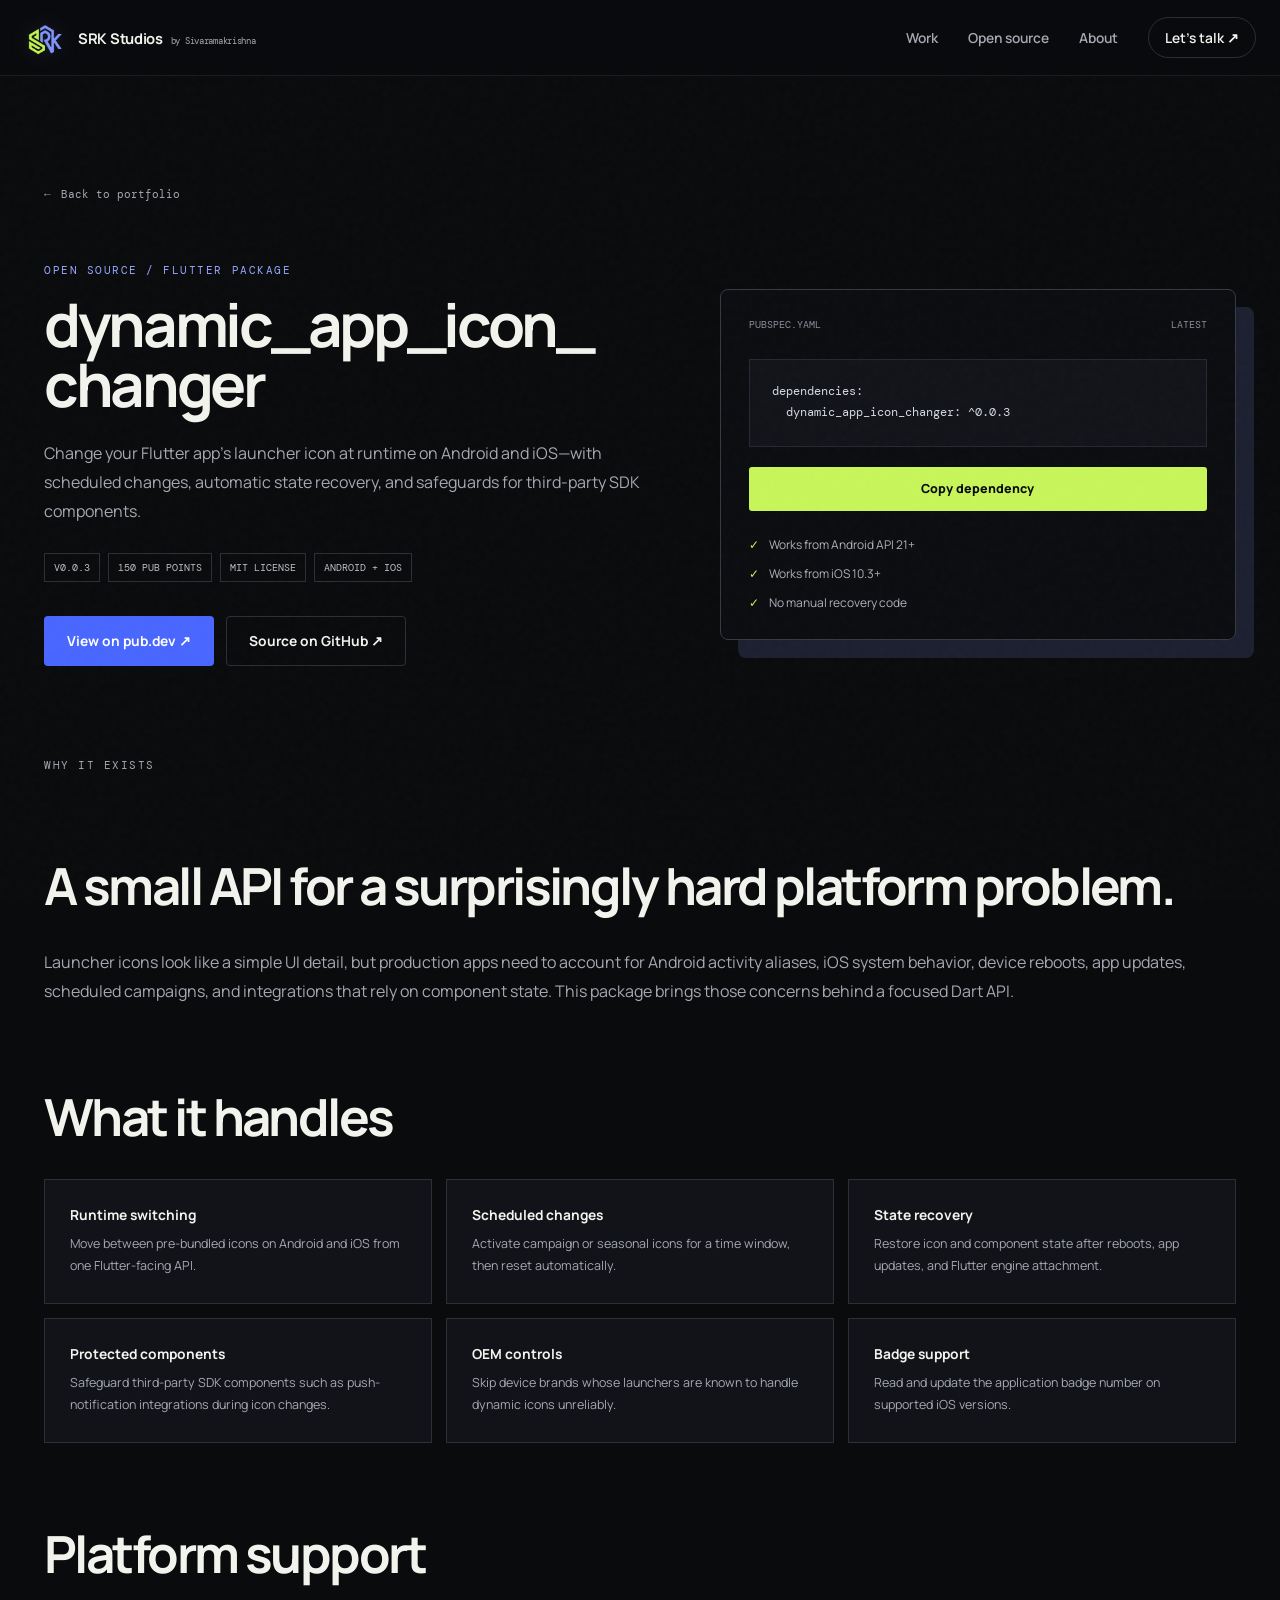
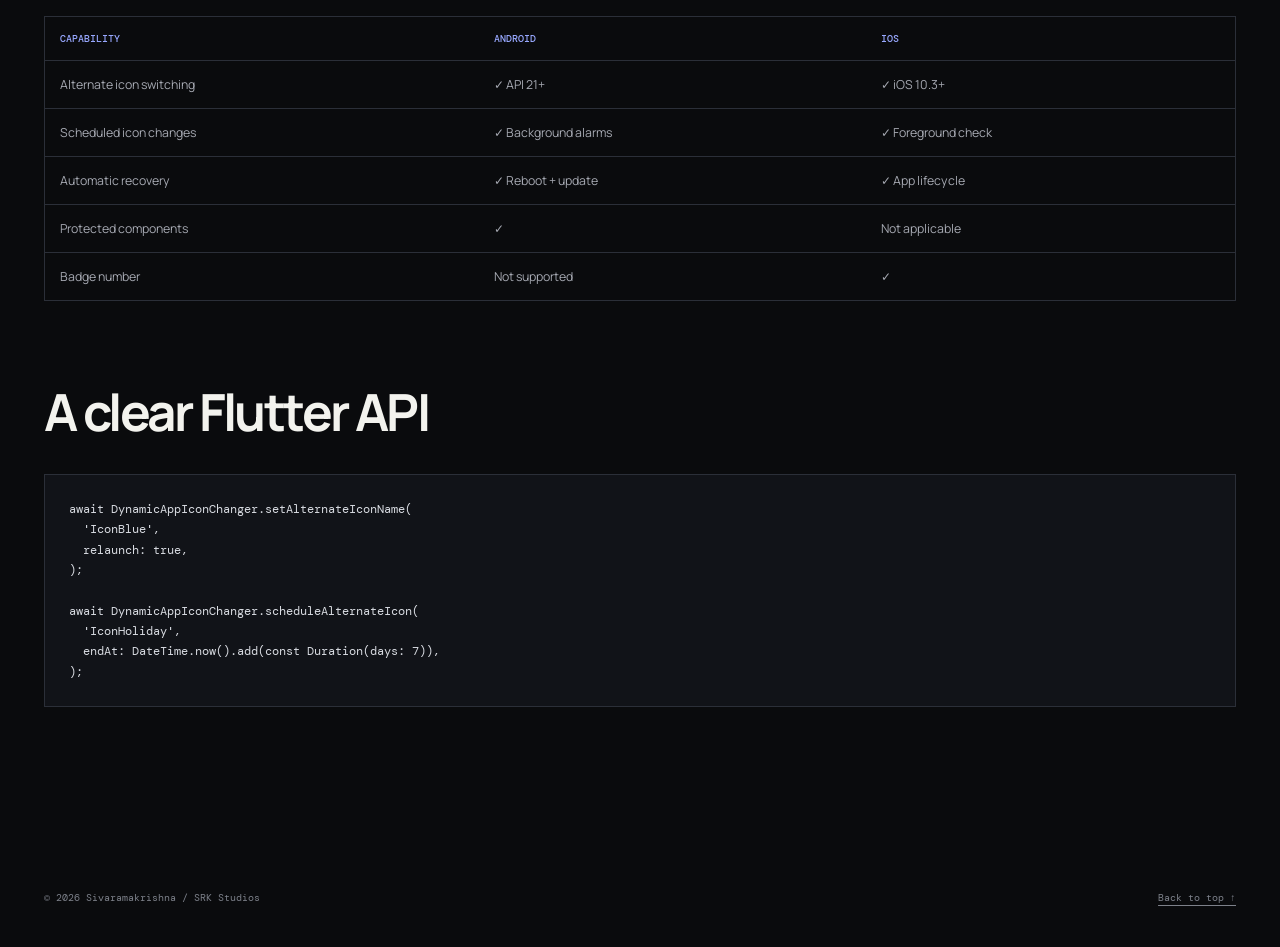
<file: packages/index.html>
<!doctype html>
<html lang="en">
<head>
  <meta charset="utf-8">
  <meta name="viewport" content="width=device-width, initial-scale=1">
  <meta name="description" content="dynamic_app_icon_changer — a Flutter package for changing launcher icons at runtime on Android and iOS.">
  <meta name="author" content="Sivaramakrishna">
  <meta name="robots" content="index, follow, max-image-preview:large, max-snippet:-1, max-video-preview:-1">
  <meta name="theme-color" content="#090b0d">
  <link rel="canonical" href="https://srkstudios.art/packages/">
  <meta property="og:title" content="dynamic_app_icon_changer — SRK Studios">
  <meta property="og:description" content="Runtime app-icon switching, scheduling, and state recovery for Flutter.">
  <meta property="og:type" content="website">
  <meta property="og:url" content="https://srkstudios.art/packages/">
  <meta property="og:site_name" content="SRK Studios">
  <meta property="og:locale" content="en_US">
  <meta property="og:image" content="https://srkstudios.art/srk-logo-v2.png">
  <meta property="og:image:width" content="512">
  <meta property="og:image:height" content="512">
  <meta property="og:image:alt" content="SRK Studios geometric monogram">
  <meta name="twitter:card" content="summary">
  <meta name="twitter:title" content="dynamic_app_icon_changer — SRK Studios">
  <meta name="twitter:description" content="Runtime app-icon switching, scheduling, and state recovery for Flutter.">
  <meta name="twitter:image" content="https://srkstudios.art/srk-logo-v2.png">
  <title>dynamic_app_icon_changer — SRK Studios</title>
  <link rel="icon" type="image/png" href="/srk-logo-v2.png">
  <link rel="apple-touch-icon" href="/srk-logo-v2.png">
  <link rel="manifest" href="/site.webmanifest">
  <link rel="preconnect" href="https://fonts.googleapis.com">
  <link rel="preconnect" href="https://fonts.gstatic.com" crossorigin>
  <link href="https://fonts.googleapis.com/css2?family=DM+Mono:wght@400;500&family=Manrope:wght@400;500;600;700;800&display=swap" rel="stylesheet">
  <link rel="stylesheet" href="/styles.css">
  <script type="application/ld+json">
    {
      "@context": "https://schema.org",
      "@type": "SoftwareSourceCode",
      "name": "dynamic_app_icon_changer",
      "description": "A Flutter package for changing launcher icons at runtime on Android and iOS, with scheduling and automatic state recovery.",
      "url": "https://srkstudios.art/packages/",
      "codeRepository": "https://github.com/srkstudios/dynamic_app_icon_changer",
      "downloadUrl": "https://pub.dev/packages/dynamic_app_icon_changer",
      "programmingLanguage": ["Dart", "Kotlin", "Swift"],
      "runtimePlatform": ["Flutter", "Android", "iOS"],
      "version": "0.0.3",
      "license": "https://opensource.org/license/mit",
      "author": {
        "@type": "Person",
        "@id": "https://srkstudios.art/#person",
        "name": "Sivaramakrishna"
      },
      "publisher": {
        "@type": "Organization",
        "@id": "https://srkstudios.art/#studio",
        "name": "SRK Studios"
      }
    }
  </script>
</head>
<body>
  <a class="skip-link" href="#main">Skip to content</a>
  <header class="site-header">
    <a class="brand" href="/"><span class="brand-mark"><img src="/srk-logo-v2.png" alt=""></span><span>SRK Studios <small>by Sivaramakrishna</small></span></a>
    <nav aria-label="Primary navigation"><a href="/#work">Work</a><a href="/#open-source">Open source</a><a href="/#about">About</a><a class="nav-cta" href="mailto:kornisivaramkrishna@gmail.com">Let’s talk ↗</a></nav>
  </header>

  <main class="package-main" id="main">
    <section class="package-hero">
      <a class="package-breadcrumb" href="/">← <span>Back to portfolio</span></a>
      <div class="package-hero-grid">
        <div class="reveal visible">
          <p class="eyebrow">Open source / Flutter package</p>
          <h1>dynamic_<wbr>app_<wbr>icon_<wbr>changer</h1>
          <p class="package-summary">Change your Flutter app’s launcher icon at runtime on Android and iOS—with scheduled changes, automatic state recovery, and safeguards for third-party SDK components.</p>
          <div class="package-badges"><span>v0.0.3</span><span>150 pub points</span><span>MIT license</span><span>Android + iOS</span></div>
          <div class="package-actions"><a class="button button-primary" href="https://pub.dev/packages/dynamic_app_icon_changer" target="_blank" rel="noopener">View on pub.dev ↗</a><a class="button button-ghost" href="https://github.com/srkstudios/dynamic_app_icon_changer" target="_blank" rel="noopener">Source on GitHub ↗</a></div>
        </div>
        <div class="install-card reveal visible">
          <div class="install-head"><span>pubspec.yaml</span><span>latest</span></div>
          <pre><code>dependencies:
  dynamic_app_icon_changer: ^0.0.3</code></pre>
          <button class="copy-btn" type="button" data-copy="dynamic_app_icon_changer: ^0.0.3">Copy dependency</button>
          <div class="feature-list"><span><i>✓</i> Works from Android API 21+</span><span><i>✓</i> Works from iOS 10.3+</span><span><i>✓</i> No manual recovery code</span></div>
        </div>
      </div>
    </section>

    <section class="package-content">
      <div class="reveal">
        <p class="eyebrow">Why it exists</p>
        <h2>A small API for a surprisingly hard platform problem.</h2>
        <p>Launcher icons look like a simple UI detail, but production apps need to account for Android activity aliases, iOS system behavior, device reboots, app updates, scheduled campaigns, and integrations that rely on component state. This package brings those concerns behind a focused Dart API.</p>
      </div>

      <h2 class="reveal">What it handles</h2>
      <div class="feature-grid reveal">
        <article class="feature-card"><b>Runtime switching</b><p>Move between pre-bundled icons on Android and iOS from one Flutter-facing API.</p></article>
        <article class="feature-card"><b>Scheduled changes</b><p>Activate campaign or seasonal icons for a time window, then reset automatically.</p></article>
        <article class="feature-card"><b>State recovery</b><p>Restore icon and component state after reboots, app updates, and Flutter engine attachment.</p></article>
        <article class="feature-card"><b>Protected components</b><p>Safeguard third-party SDK components such as push-notification integrations during icon changes.</p></article>
        <article class="feature-card"><b>OEM controls</b><p>Skip device brands whose launchers are known to handle dynamic icons unreliably.</p></article>
        <article class="feature-card"><b>Badge support</b><p>Read and update the application badge number on supported iOS versions.</p></article>
      </div>

      <h2 class="reveal">Platform support</h2>
      <div class="reveal">
        <table class="platform-table">
          <thead><tr><th>Capability</th><th>Android</th><th>iOS</th></tr></thead>
          <tbody>
            <tr><td>Alternate icon switching</td><td class="check">✓ API 21+</td><td class="check">✓ iOS 10.3+</td></tr>
            <tr><td>Scheduled icon changes</td><td class="check">✓ Background alarms</td><td class="check">✓ Foreground check</td></tr>
            <tr><td>Automatic recovery</td><td class="check">✓ Reboot + update</td><td class="check">✓ App lifecycle</td></tr>
            <tr><td>Protected components</td><td class="check">✓</td><td>Not applicable</td></tr>
            <tr><td>Badge number</td><td>Not supported</td><td class="check">✓</td></tr>
          </tbody>
        </table>
      </div>

      <h2 class="reveal">A clear Flutter API</h2>
      <div class="reveal"><pre><code>await DynamicAppIconChanger.setAlternateIconName(
  'IconBlue',
  relaunch: true,
);

await DynamicAppIconChanger.scheduleAlternateIcon(
  'IconHoliday',
  endAt: DateTime.now().add(const Duration(days: 7)),
);</code></pre></div>
    </section>
  </main>
  <footer><span>© 2026 Sivaramakrishna / SRK Studios</span><a href="#main">Back to top ↑</a></footer>
  <script src="/script.js"></script>
</body>
</html>
</file>
<file: styles.css>
:root {
  --bg: #0a0b0d;
  --surface: #111318;
  --surface-2: #171a20;
  --ink: #f3f3ee;
  --muted: #a6a9b2;
  --line: #2b2f38;
  --blue: #4967ff;
  --blue-soft: #98a8ff;
  --lime: #c7f55a;
  --orange: #ff8b4a;
  --max: 1240px;
}

* { box-sizing: border-box; margin: 0; padding: 0; }
html { scroll-behavior: smooth; scroll-padding-top: 92px; }
body { background: var(--bg); color: var(--ink); font-family: "Manrope", sans-serif; min-height: 100vh; overflow-x: hidden; -webkit-font-smoothing: antialiased; }
body::before { content: ""; position: fixed; inset: 0; pointer-events: none; opacity: .16; z-index: 20; background-image: url("data:image/svg+xml,%3Csvg viewBox='0 0 160 160' xmlns='http://www.w3.org/2000/svg'%3E%3Cfilter id='n'%3E%3CfeTurbulence type='fractalNoise' baseFrequency='.9' numOctaves='2' stitchTiles='stitch'/%3E%3C/filter%3E%3Crect width='100%25' height='100%25' filter='url(%23n)' opacity='.12'/%3E%3C/svg%3E"); }
a { color: inherit; }
code, pre, .eyebrow, .kicker, .project-meta, .tag-list, .mini-label, .float-chip, .visual-caption, .portrait-footer { font-family: "DM Mono", monospace; }
::selection { color: #050506; background: var(--lime); }
.skip-link { position: fixed; left: 1rem; top: -4rem; z-index: 1000; padding: .75rem 1rem; background: var(--lime); color: #000; text-decoration: none; }
.skip-link:focus { top: 1rem; }

.site-header { height: 76px; width: 100%; padding: 0 max(24px, calc((100vw - var(--max)) / 2)); display: flex; align-items: center; justify-content: space-between; position: fixed; inset: 0 0 auto; z-index: 50; background: rgba(10,11,13,.78); backdrop-filter: blur(18px); border-bottom: 1px solid rgba(255,255,255,.08); }
.brand { display: flex; align-items: center; gap: 12px; text-decoration: none; font-size: .92rem; font-weight: 700; letter-spacing: -.02em; }
.brand-mark { display: grid; place-items: center; width: 42px; height: 42px; }
.brand-mark img { display: block; width: 100%; height: 100%; object-fit: contain; filter: drop-shadow(0 0 10px rgba(152,168,255,.18)); }
.brand > span:last-child { display: flex; align-items: baseline; gap: 8px; }
.brand small { color: var(--muted); font: 400 .58rem "DM Mono", monospace; }
nav { display: flex; align-items: center; gap: 30px; }
nav a { color: var(--muted); text-decoration: none; font-size: .86rem; font-weight: 600; transition: color .2s ease; }
nav a:hover, nav a:focus-visible { color: var(--ink); }
nav .nav-cta { color: var(--ink); padding: 10px 16px; border: 1px solid var(--line); border-radius: 100px; }
nav .nav-cta:hover { border-color: var(--blue-soft); }

main { padding-top: 76px; }
.hero { min-height: calc(100svh - 76px); max-width: var(--max); margin: auto; padding: 86px 24px 68px; display: grid; grid-template-columns: 1.04fr .96fr; align-items: center; gap: 74px; }
.kicker { display: inline-flex; align-items: center; gap: 10px; color: var(--muted); font-size: .75rem; letter-spacing: .08em; text-transform: uppercase; margin-bottom: 30px; }
.status-dot { width: 8px; height: 8px; border-radius: 50%; background: var(--lime); box-shadow: 0 0 0 6px rgba(199,245,90,.1); }
.hero h1 { max-width: 720px; font-size: clamp(3.3rem, 6.4vw, 6.7rem); line-height: .94; letter-spacing: -.07em; font-weight: 700; }
.hero h1 span { color: var(--blue-soft); }
.hero-lede { max-width: 650px; margin-top: 30px; color: var(--muted); font-size: clamp(1rem, 1.5vw, 1.15rem); line-height: 1.75; }
.hero-lede strong { color: var(--ink); font-weight: 650; }
.hero-actions { display: flex; flex-wrap: wrap; gap: 12px; margin-top: 34px; }
.button { min-height: 50px; display: inline-flex; align-items: center; justify-content: center; gap: 12px; padding: 0 22px; border-radius: 4px; font-size: .86rem; font-weight: 700; text-decoration: none; border: 1px solid transparent; transition: transform .2s ease, background .2s ease, border-color .2s ease; }
.button:hover { transform: translateY(-3px); }
.button-primary { color: #fff; background: var(--blue); }
.button-primary:hover { background: #5f78ff; }
.button-ghost { border-color: var(--line); color: var(--ink); }
.button-ghost:hover { border-color: var(--muted); }
.proof-list { list-style: none; display: grid; grid-template-columns: repeat(3, 1fr); gap: 0; margin-top: 56px; border-top: 1px solid var(--line); }
.proof-list li { padding: 20px 12px 0 0; display: flex; flex-direction: column; gap: 5px; }
.proof-list li + li { padding-left: 18px; border-left: 1px solid var(--line); }
.proof-list strong { font-size: .86rem; }
.proof-list span { color: var(--muted); font-size: .7rem; }

.hero-visual { min-height: 600px; position: relative; isolation: isolate; display: grid; place-items: center; }
.hero-visual::before { content: ""; position: absolute; inset: 8% 0 4% 5%; z-index: -3; border-radius: 50%; background: radial-gradient(circle, rgba(73,103,255,.34), rgba(73,103,255,.05) 48%, transparent 70%); filter: blur(15px); }
.orbit { position: absolute; border: 1px solid rgba(255,255,255,.13); border-radius: 50%; z-index: -2; }
.orbit-one { width: 540px; height: 540px; }
.orbit-two { width: 410px; height: 410px; border-style: dashed; animation: rotate 30s linear infinite; }
@keyframes rotate { to { transform: rotate(360deg); } }
.phone-shell { width: 275px; min-height: 540px; position: relative; z-index: 3; padding: 46px 22px 22px; border: 7px solid #242833; border-radius: 44px; background: linear-gradient(160deg, #1d2140 0%, #151725 45%, #0f1015 100%); box-shadow: 0 40px 90px rgba(0,0,0,.55), inset 0 0 0 1px rgba(255,255,255,.1); transform: rotate(5deg); }
.phone-top { position: absolute; top: 10px; left: 50%; transform: translateX(-50%); width: 84px; height: 24px; border-radius: 20px; background: #07080a; }
.phone-top span { display: block; width: 5px; height: 5px; margin: 9px auto; border-radius: 50%; background: #252936; }
.mini-label { color: var(--lime); font-size: .6rem; letter-spacing: .12em; }
.mini-orb { width: 120px; height: 120px; margin: 28px auto 18px; border-radius: 50%; background: radial-gradient(circle at 32% 27%, #fff 0 3%, #c9d1ff 4%, #5570ff 29%, #4739c9 61%, #171833 62%); box-shadow: 0 0 46px rgba(73,103,255,.45); }
.phone-shell h2 { font-size: 1.4rem; line-height: 1.1; letter-spacing: -.04em; text-align: center; margin: 0 auto 26px; max-width: 200px; }
.mini-card { display: flex; justify-content: space-between; align-items: center; padding: 12px 13px; margin-top: 8px; border: 1px solid rgba(255,255,255,.1); background: rgba(255,255,255,.04); border-radius: 9px; font-size: .67rem; }
.mini-card span { color: #858a98; }
.mini-card strong { font-size: .65rem; }
.mini-button { display: flex; justify-content: space-between; padding: 14px; margin-top: 17px; border-radius: 9px; color: #090b0d; background: var(--lime); font-size: .72rem; font-weight: 800; }
.code-window { width: 325px; position: absolute; top: 80px; left: -28px; z-index: 1; border: 1px solid #343944; border-radius: 12px; background: rgba(17,19,24,.93); box-shadow: 0 25px 60px rgba(0,0,0,.4); transform: rotate(-6deg); overflow: hidden; }
.window-bar { height: 38px; display: flex; gap: 6px; align-items: center; padding: 0 12px; background: #171a20; border-bottom: 1px solid var(--line); }
.window-bar > span { width: 7px; height: 7px; border-radius: 50%; background: #444953; }
.window-bar > span:first-child { background: var(--orange); }
.window-bar small { margin-left: auto; color: #747984; font: 400 .58rem "DM Mono", monospace; }
.code-window pre { padding: 20px; color: #c9ccd3; font-size: .72rem; line-height: 1.8; }
.code-window i { color: #c78aff; font-style: normal; }.code-window b { color: #72d9ff; font-weight: 400; }.code-window em { color: var(--orange); font-style: normal; }
.float-chip { position: absolute; z-index: 5; padding: 10px 14px; border: 1px solid rgba(255,255,255,.2); border-radius: 100px; background: #181b21; font-size: .62rem; box-shadow: 0 14px 30px rgba(0,0,0,.35); }
.chip-api { right: -4px; top: 120px; color: #72d9ff; }.chip-pub { left: 45px; bottom: 83px; color: var(--lime); }

.signal-strip { width: 100%; min-height: 66px; display: flex; justify-content: center; align-items: center; gap: 34px; padding: 16px 24px; border-top: 1px solid var(--line); border-bottom: 1px solid var(--line); background: #0d0f12; overflow: hidden; white-space: nowrap; }
.signal-strip span { color: #d5d7dc; font: 500 .7rem "DM Mono", monospace; text-transform: uppercase; letter-spacing: .12em; }
.signal-strip i { color: var(--lime); font-style: normal; }

.studio-intro { max-width: var(--max); margin: 0 auto; padding: 120px 24px 22px; display: grid; grid-template-columns: .28fr 1.02fr .7fr; gap: 58px; align-items: start; }
.studio-index { color: var(--lime); font: 500 .65rem "DM Mono", monospace; letter-spacing: .12em; }
.studio-intro h2 { font-size: clamp(2.6rem, 5.1vw, 5.2rem); line-height: .98; letter-spacing: -.06em; }
.studio-copy { padding-top: 34px; border-top: 1px solid var(--line); }
.studio-copy p { color: var(--muted); font-size: .9rem; line-height: 1.75; }
.studio-copy p + p { margin-top: 16px; }
.studio-copy a { display: inline-block; margin-top: 26px; color: var(--lime); font-size: .76rem; font-weight: 700; text-underline-offset: 6px; }

.section { max-width: var(--max); margin: 0 auto; padding: 132px 24px; }
.section-heading { display: grid; grid-template-columns: 1.2fr .8fr; align-items: end; gap: 70px; margin-bottom: 58px; }
.eyebrow { margin-bottom: 17px; color: var(--blue-soft); font-size: .68rem; letter-spacing: .14em; text-transform: uppercase; }
.section-heading h2, .package-intro h2, .about-copy h2, .faq-intro h2, .contact-section h2, .package-hero h1 { font-size: clamp(2.4rem, 4.7vw, 4.7rem); line-height: 1; letter-spacing: -.055em; }
.section-heading > p { color: var(--muted); font-size: .96rem; line-height: 1.75; max-width: 460px; }
.services { padding-top: 112px; }
.services-grid { display: grid; grid-template-columns: repeat(3,1fr); gap: 12px; }
.service-card { --service-accent: var(--blue-soft); min-height: 380px; display: flex; flex-direction: column; padding: 30px; border: 1px solid var(--line); border-radius: 8px; background: linear-gradient(145deg, rgba(255,255,255,.025), transparent 55%), var(--surface); transition: transform .25s ease, border-color .25s ease, background .25s ease; }
.service-card:nth-child(2) { --service-accent: var(--lime); }.service-card:nth-child(3) { --service-accent: #ff9bc8; }.service-card:nth-child(4) { --service-accent: #72d9ff; }.service-card:nth-child(5) { --service-accent: var(--orange); }.service-card:nth-child(6) { --service-accent: #d8ff7c; }
.service-card:hover { transform: translateY(-5px); border-color: #505665; background: var(--surface-2); }
.service-top { display: flex; align-items: center; justify-content: space-between; color: var(--service-accent); font: 500 .63rem "DM Mono", monospace; letter-spacing: .1em; }
.service-top i { width: 31px; height: 31px; display: grid; place-items: center; border: 1px solid var(--line); border-radius: 50%; color: var(--muted); font-style: normal; transition: color .2s ease, border-color .2s ease, transform .2s ease; }
.service-card:hover .service-top i { color: var(--service-accent); border-color: currentColor; transform: rotate(45deg); }
.service-visual { height: 125px; display: grid; place-items: center; margin: 18px 0 4px; border-radius: 6px; color: var(--service-accent); background: radial-gradient(circle at 50% 50%, color-mix(in srgb, var(--service-accent) 12%, transparent), transparent 68%); }
.service-visual svg { width: min(170px,70%); height: 112px; overflow: visible; fill: none; stroke: currentColor; stroke-width: 2; stroke-linecap: round; stroke-linejoin: round; filter: drop-shadow(0 10px 22px rgba(0,0,0,.24)); }
.service-visual .visual-fill { fill: currentColor; fill-opacity: .09; }.service-visual .visual-dot { fill: currentColor; stroke: var(--surface); stroke-width: 3; }.service-visual .visual-cursor { fill: var(--ink); stroke: var(--surface); stroke-width: 2; }
.service-card h3 { margin-top: auto; padding-top: 20px; font-size: clamp(1.25rem,2vw,1.65rem); line-height: 1.12; letter-spacing: -.035em; }
.service-card p { margin-top: 15px; color: var(--muted); font-size: .82rem; line-height: 1.72; }
.work-grid { display: grid; grid-template-columns: 1fr 1fr; gap: 18px; }
.project { display: grid; grid-template-rows: 320px auto; overflow: hidden; border: 1px solid var(--line); border-radius: 8px; background: var(--surface); }
.project-featured { grid-column: 1 / -1; grid-template-columns: 1.12fr .88fr; grid-template-rows: auto; min-height: 530px; }
.project-visual { min-height: 280px; position: relative; overflow: hidden; border-bottom: 1px solid var(--line); background: #151720; }
.project-featured .project-visual { border: 0; border-right: 1px solid var(--line); }
.project-copy { padding: 35px; display: flex; flex-direction: column; align-items: flex-start; }
.project-featured .project-copy { padding: 48px; justify-content: center; }
.project-meta { width: 100%; display: flex; justify-content: space-between; gap: 16px; color: var(--blue-soft); font-size: .62rem; letter-spacing: .08em; text-transform: uppercase; }
.project h3 { margin-top: 28px; font-size: clamp(1.65rem, 2.7vw, 2.7rem); line-height: 1.08; letter-spacing: -.045em; }
.project p { color: var(--muted); line-height: 1.7; margin-top: 17px; font-size: .9rem; }
.tag-list { list-style: none; display: flex; flex-wrap: wrap; gap: 7px; margin-top: 25px; }
.tag-list li { padding: 7px 9px; border: 1px solid var(--line); border-radius: 3px; color: #bbbfc7; font-size: .57rem; text-transform: uppercase; }
.project-links { display: flex; flex-wrap: wrap; gap: 24px; margin-top: auto; padding-top: 32px; }
.project-links a { text-underline-offset: 6px; text-decoration-color: #4f535d; font-size: .78rem; font-weight: 700; }
.project-links a:hover { color: var(--lime); }

.icon-lab { background: radial-gradient(circle at 50% 45%, #384dab 0%, #1b2249 38%, #101218 72%); }
.homigo-visual { background: #15251d; }
.homigo-map { position: absolute; inset: 0; opacity: .7; background-image: radial-gradient(circle, rgba(199,245,90,.16) 1px, transparent 1px); background-size: 22px 22px; }
.map-road { position: absolute; display: block; height: 2px; background: rgba(199,245,90,.22); transform-origin: left center; }
.road-one { width: 82%; left: 4%; top: 20%; transform: rotate(24deg); }.road-two { width: 95%; left: 8%; top: 72%; transform: rotate(-17deg); }.road-three { width: 72%; left: 36%; top: 5%; transform: rotate(73deg); }
.homigo-phone { width: 245px; min-height: 440px; position: absolute; left: 50%; top: 50%; z-index: 3; padding: 48px 20px 20px; border: 6px solid #252b28; border-radius: 38px; color: #182119; background: #f2f4eb; box-shadow: 0 36px 70px rgba(0,0,0,.45); transform: translate(-50%,-48%) rotate(-3deg); }
.homigo-phone::before { content: ""; width: 76px; height: 20px; position: absolute; left: 50%; top: 11px; border-radius: 20px; background: #151816; transform: translateX(-50%); }
.homigo-wordmark { color: #203d2c; font-size: 1.05rem; font-weight: 800; letter-spacing: .1em; }.homigo-phone > p { margin-top: 8px; color: #667268; font-size: .64rem; line-height: 1.45; }
.homigo-search { display: flex; justify-content: space-between; align-items: center; margin-top: 26px; padding: 12px; border: 1px solid #d4dacd; border-radius: 9px; color: #7d857d; font-size: .58rem; }.homigo-search span { color: #25442f; font-size: 1.2rem; }
.homigo-services { display: grid; gap: 9px; margin-top: 18px; }.homigo-services span { padding: 15px 12px; border-radius: 8px; color: #24432f; background: #e0ead8; font-size: .65rem; font-weight: 700; }.homigo-services span:nth-child(2) { background: #d9e4f2; }.homigo-services span:nth-child(3) { background: #f0e6ce; }
.homigo-pin { width: 54px; height: 54px; display: grid; place-items: center; position: absolute; z-index: 4; border: 3px solid #15251d; border-radius: 50% 50% 50% 10%; color: #132017; background: var(--lime); font: 600 .58rem "DM Mono", monospace; box-shadow: 0 16px 30px rgba(0,0,0,.32); transform: rotate(-45deg); }.homigo-pin::first-line { transform: rotate(45deg); }.pin-one { left: 16%; top: 27%; }.pin-two { right: 14%; bottom: 22%; background: #fff; }
.app-icon { width: 128px; height: 128px; display: grid; place-items: center; position: absolute; top: 50%; border-radius: 30px; font-size: 2.8rem; font-weight: 800; box-shadow: 0 30px 50px rgba(0,0,0,.4); }
.icon-a { left: 22%; color: #fff; background: linear-gradient(145deg,#6f87ff,#3949cf); transform: translateY(-62%) rotate(-7deg); }
.icon-b { right: 22%; color: #0b0d10; background: linear-gradient(145deg,#e4ff9b,#91ca1d); transform: translateY(-38%) rotate(8deg); }
.switch-line { height: 2px; position: absolute; left: 37%; right: 37%; top: 50%; background: rgba(255,255,255,.35); }
.switch-line span { width: 12px; height: 12px; position: absolute; left: 50%; top: 50%; border-radius: 50%; background: #fff; transform: translate(-50%,-50%); box-shadow: 0 0 0 7px rgba(255,255,255,.12); }
.visual-caption { position: absolute; left: 22px; bottom: 20px; color: rgba(255,255,255,.58); font-size: .58rem; letter-spacing: .08em; text-transform: uppercase; }
.omr-visual { display: grid; place-items: center; background: linear-gradient(135deg,#171923,#111219); }
.sheet { width: 165px; height: 220px; display: grid; grid-template-columns: repeat(2,1fr); gap: 15px 26px; padding: 35px 27px; border-radius: 5px; background: #e7e9e4; transform: rotate(-5deg); box-shadow: 18px 18px 0 #2a3048; }
.sheet span { width: 16px; height: 16px; border: 2px solid #79808b; border-radius: 50%; }.sheet span:nth-child(2),.sheet span:nth-child(5) { background: #20242b; }
.scan-line { width: 210px; height: 2px; position: absolute; top: 50%; background: var(--lime); box-shadow: 0 0 16px var(--lime); transform: rotate(-5deg); }
.result-badge { position: absolute; right: 26px; top: 28px; padding: 8px 10px; border: 1px solid rgba(199,245,90,.4); color: var(--lime); font: 500 .62rem "DM Mono", monospace; background: #12150e; }
.reader-visual { background: radial-gradient(circle at 70% 30%, rgba(255,139,74,.28), transparent 40%), #171519; }
.story-card { width: 190px; height: 220px; position: absolute; left: calc(50% - 112px); top: 45px; z-index: 2; padding: 25px; background: #f2eee6; color: #111; transform: rotate(-5deg); box-shadow: 0 28px 60px rgba(0,0,0,.38); }
.story-card b { display: block; font-size: 2rem; letter-spacing: -.07em; margin-bottom: 32px; }.story-card span { display: block; height: 7px; margin-top: 11px; background: #c5c3bd; }.story-card span:nth-of-type(2) { width: 76%; }.story-card span:nth-of-type(3) { width: 55%; }
.story-card-back { left: calc(50% - 45px); top: 68px; z-index: 1; background: var(--orange); transform: rotate(9deg); }

.process { padding-top: 105px; }
.process-list { list-style: none; display: grid; grid-template-columns: repeat(4,1fr); border-top: 1px solid var(--line); border-bottom: 1px solid var(--line); }
.process-step { min-height: 340px; padding: 0 28px 34px; border-right: 1px solid var(--line); }
.process-step:first-child { padding-left: 0; }.process-step:last-child { padding-right: 0; border-right: 0; }
.step-marker { height: 92px; display: flex; align-items: flex-start; position: relative; padding-top: 28px; }
.step-marker::before { content: ""; width: 9px; height: 9px; position: absolute; left: 0; top: -5px; border-radius: 50%; background: var(--lime); box-shadow: 0 0 0 7px rgba(199,245,90,.08); }
.step-marker span { color: var(--blue-soft); font: 500 .68rem "DM Mono", monospace; letter-spacing: .1em; }
.process-step h3 { font-size: 1.45rem; letter-spacing: -.035em; }
.process-step p { margin-top: 16px; color: var(--muted); font-size: .82rem; line-height: 1.75; }

.open-source { max-width: none; padding-left: max(24px, calc((100vw - var(--max)) / 2)); padding-right: max(24px, calc((100vw - var(--max)) / 2)); background: #111319; border-top: 1px solid var(--line); border-bottom: 1px solid var(--line); }
.package-panel { max-width: var(--max); margin: auto; display: grid; grid-template-columns: 1.05fr .95fr; gap: 85px; align-items: center; }
.package-intro > p:not(.eyebrow) { max-width: 650px; margin-top: 26px; color: var(--muted); font-size: .96rem; line-height: 1.8; }.package-intro code { color: var(--lime); font-size: .82em; }
.metric-row { display: flex; gap: 48px; margin-top: 42px; }.metric-row div { display: flex; flex-direction: column; gap: 6px; }.metric-row strong { font-size: 1.7rem; letter-spacing: -.04em; }.metric-row span { color: var(--muted); font-size: .68rem; }
.install-card { padding: 28px; border: 1px solid #353a45; border-radius: 8px; background: #0c0d10; box-shadow: 18px 18px 0 #1c2030; }
.install-head { display: flex; justify-content: space-between; color: #8a8f99; font: 400 .65rem "DM Mono", monospace; text-transform: uppercase; }
.install-card pre { margin: 28px 0 20px; padding: 22px; overflow-x: auto; border: 1px solid #252933; color: #d6dae3; background: #121419; font-size: .72rem; line-height: 1.8; }
.copy-btn { width: 100%; height: 44px; border: 0; border-radius: 3px; color: #080a0b; background: var(--lime); font-family: "Manrope",sans-serif; font-size: .78rem; font-weight: 800; cursor: pointer; }
.copy-btn:hover { background: #d8ff7c; }.feature-list { display: grid; gap: 12px; margin-top: 25px; color: #aeb2bc; font-size: .75rem; }.feature-list i { color: var(--lime); font-style: normal; margin-right: 8px; }

.stack-section { padding-bottom: 108px; }
.stack-board { display: grid; grid-template-columns: 1fr 1fr; border: 1px solid var(--line); border-radius: 8px; overflow: hidden; background: radial-gradient(circle at 100% 0, rgba(73,103,255,.14), transparent 38%), var(--surface); }
.stack-group { min-height: 230px; padding: 35px; border-right: 1px solid var(--line); border-bottom: 1px solid var(--line); }
.stack-group:nth-child(2n) { border-right: 0; }.stack-group:nth-last-child(-n+2) { border-bottom: 0; }
.stack-group > span { color: var(--blue-soft); font: 500 .64rem "DM Mono", monospace; letter-spacing: .12em; text-transform: uppercase; }
.stack-group h3 { margin-top: 48px; font-size: clamp(1.55rem,2.7vw,2.5rem); line-height: 1; letter-spacing: -.05em; }
.stack-group p { margin-top: 15px; color: var(--muted); font-size: .78rem; line-height: 1.65; }

.about-grid { display: grid; grid-template-columns: .78fr 1.22fr; gap: 86px; align-items: stretch; }
.portrait-card { min-height: 560px; display: flex; flex-direction: column; justify-content: space-between; position: relative; overflow: hidden; padding: 24px; border: 1px solid var(--line); background: radial-gradient(circle at 50% 40%, #28327e 0%, #171d46 35%, #111319 68%); }
.portrait-card::before,.portrait-card::after { content: ""; width: 390px; height: 390px; position: absolute; left: 50%; top: 45%; border: 1px solid rgba(255,255,255,.12); border-radius: 50%; transform: translate(-50%,-50%); }.portrait-card::after { width: 270px; height: 270px; border-style: dashed; }
.portrait-lockup { position: relative; z-index: 2; margin: auto; display: flex; flex-direction: column; align-items: center; }
.portrait-monogram { width: clamp(190px, 23vw, 300px); aspect-ratio: 1; }
.portrait-monogram img { display: block; width: 100%; height: 100%; object-fit: contain; filter: drop-shadow(0 25px 45px rgba(0,0,0,.42)); }
.portrait-quote { max-width: 360px; margin-top: -20px; color: #e8eaff; font-size: clamp(.78rem, 1.25vw, .98rem); font-weight: 650; letter-spacing: .02em; line-height: 1.5; text-align: center; }
.portrait-footer { display: flex; justify-content: space-between; position: relative; z-index: 2; color: #aeb2c4; font-size: .56rem; letter-spacing: .12em; }
.about-copy { padding: 20px 0; }.about-copy > p:not(.eyebrow) { margin-top: 25px; color: var(--muted); font-size: .96rem; line-height: 1.8; }
.skills-grid { display: grid; grid-template-columns: 1fr 1fr; gap: 28px 34px; margin-top: 44px; padding-top: 34px; border-top: 1px solid var(--line); }.skills-grid span { color: var(--blue-soft); font: 500 .64rem "DM Mono", monospace; text-transform: uppercase; letter-spacing: .1em; }.skills-grid p { margin-top: 8px; color: #d0d3da; font-size: .76rem; line-height: 1.55; }
.faq-section { display: grid; grid-template-columns: .72fr 1.28fr; gap: 95px; align-items: start; padding-top: 112px; }
.faq-intro { position: sticky; top: 116px; }
.faq-intro > p:not(.eyebrow) { max-width: 430px; margin-top: 25px; color: var(--muted); font-size: .9rem; line-height: 1.75; }
.faq-intro > a { display: inline-block; margin-top: 26px; color: var(--lime); font-size: .76rem; font-weight: 700; text-underline-offset: 6px; }
.faq-list { border-top: 1px solid var(--line); }
.faq-list details { border-bottom: 1px solid var(--line); }
.faq-list summary { min-height: 92px; display: flex; align-items: center; justify-content: space-between; gap: 25px; padding: 22px 4px; cursor: pointer; list-style: none; font-size: .96rem; font-weight: 650; line-height: 1.4; }
.faq-list summary::-webkit-details-marker { display: none; }
.faq-list summary span { flex: 0 0 auto; width: 30px; height: 30px; display: grid; place-items: center; border: 1px solid var(--line); border-radius: 50%; color: var(--blue-soft); font: 400 1rem "DM Mono", monospace; transition: transform .2s ease, color .2s ease; }
.faq-list details[open] summary span { color: var(--lime); transform: rotate(45deg); }
.faq-list details > p { max-width: 680px; padding: 0 54px 28px 4px; color: var(--muted); font-size: .84rem; line-height: 1.8; }
.faq-list details > p a { color: var(--ink); text-underline-offset: 4px; }
.contact-section { max-width: var(--max); margin: 0 auto 24px; padding: 100px 70px; border-radius: 8px; color: #090b0d; background: var(--blue-soft); }
.contact-section .eyebrow { color: #303b77; }.contact-section h2 { max-width: 900px; }
.contact-actions { display: flex; align-items: center; flex-wrap: wrap; gap: 24px; margin-top: 40px; }.button-light { background: #0b0d10; color: #fff; }.text-link { font-size: .82rem; font-weight: 800; text-underline-offset: 6px; }
footer { max-width: var(--max); min-height: 100px; margin: auto; padding: 0 24px; display: flex; align-items: center; justify-content: space-between; color: #7d818a; font: 400 .62rem "DM Mono", monospace; }footer a { text-underline-offset: 4px; }

/* Package detail page */
.package-main { padding-top: 76px; }
.package-hero { max-width: var(--max); margin: auto; padding: 105px 24px 70px; }
.package-breadcrumb { display: inline-flex; gap: 10px; color: var(--muted); font: 400 .7rem "DM Mono", monospace; text-decoration: none; }.package-breadcrumb:hover { color: var(--ink); }
.package-hero-grid { display: grid; grid-template-columns: 1.08fr .92fr; gap: 70px; align-items: center; margin-top: 60px; }
.package-hero h1 { overflow-wrap: anywhere; }.package-hero .package-summary { max-width: 690px; margin-top: 25px; color: var(--muted); line-height: 1.8; }
.package-badges { display: flex; flex-wrap: wrap; gap: 8px; margin-top: 27px; }.package-badges span { padding: 7px 9px; border: 1px solid var(--line); color: #bdc0c8; font: 400 .6rem "DM Mono", monospace; text-transform: uppercase; }
.package-actions { display: flex; flex-wrap: wrap; gap: 12px; margin-top: 34px; }
.package-content { max-width: var(--max); margin: auto; padding: 20px 24px 120px; }.package-content h2 { margin: 75px 0 28px; font-size: clamp(2rem,4vw,3.6rem); letter-spacing: -.05em; }.package-content h3 { margin: 35px 0 15px; font-size: 1.25rem; }.package-content p { color: var(--muted); line-height: 1.8; }.package-content pre { margin: 20px 0; padding: 24px; border: 1px solid var(--line); overflow-x: auto; background: #111318; color: #d9dce2; font-size: .75rem; line-height: 1.7; }
.feature-grid { display: grid; grid-template-columns: repeat(3,1fr); gap: 14px; }.feature-card { padding: 25px; border: 1px solid var(--line); background: var(--surface); }.feature-card b { display: block; margin-bottom: 9px; font-size: .86rem; }.feature-card p { font-size: .78rem; }.platform-table { width: 100%; border-collapse: collapse; border: 1px solid var(--line); }.platform-table th,.platform-table td { padding: 15px; border-bottom: 1px solid var(--line); text-align: left; font-size: .77rem; }.platform-table th { color: var(--blue-soft); font: 500 .63rem "DM Mono", monospace; text-transform: uppercase; }.platform-table td { color: var(--muted); }.check { color: var(--lime); }

.reveal { opacity: 0; transform: translateY(22px); transition: opacity .65s ease, transform .65s ease; }.reveal.visible { opacity: 1; transform: none; }
@media (prefers-reduced-motion: reduce) { html { scroll-behavior: auto; }.reveal { opacity: 1; transform: none; transition: none; }.orbit-two { animation: none; } }

@media (max-width: 980px) {
  nav > a:not(.nav-cta) { display: none; }
  .hero { grid-template-columns: 1fr; padding-top: 70px; }.hero-copy { text-align: center; }.hero-lede { margin-inline: auto; }.hero-actions { justify-content: center; }.hero-visual { min-height: 580px; max-width: 610px; width: 100%; margin: auto; }.code-window { left: 2%; }
  .studio-intro { grid-template-columns: .2fr .8fr; }.studio-copy { grid-column: 2; }
  .section-heading,.package-panel,.about-grid,.package-hero-grid,.faq-section { grid-template-columns: 1fr; }.section-heading { gap: 24px; }.services-grid,.process-list { grid-template-columns: 1fr 1fr; }.process-step:nth-child(2) { border-right: 0; }.process-step:nth-child(-n+2) { border-bottom: 1px solid var(--line); }.project-featured { grid-template-columns: 1fr; grid-template-rows: 500px auto; }.project-featured .project-visual { border-right: 0; border-bottom: 1px solid var(--line); }.package-panel,.about-grid { gap: 55px; }.portrait-card { min-height: 460px; }.feature-grid { grid-template-columns: 1fr 1fr; }.faq-section { gap: 48px; }.faq-intro { position: static; }.faq-intro > p:not(.eyebrow) { max-width: 650px; }
}
@media (max-width: 680px) {
  .site-header { height: 68px; }.brand > span:last-child { display: flex; font-size: .8rem; }.brand small { display: none; }.nav-cta { padding: 9px 13px !important; }
  main,.package-main { padding-top: 68px; }.hero { min-height: auto; padding: 66px 20px 50px; gap: 32px; }.hero h1 { font-size: clamp(3rem, 14vw, 4.7rem); }.hero-lede { font-size: .98rem; }.proof-list { margin-top: 43px; }.proof-list li { padding-top: 16px; }.proof-list li + li { padding-left: 9px; }.proof-list span { display: none; }.proof-list strong { font-size: .68rem; }
  .hero-visual { min-height: 470px; transform: scale(.86); margin: -35px 0; }.orbit-one { width: 430px; height: 430px; }.orbit-two { width: 330px; height: 330px; }.phone-shell { width: 240px; min-height: 480px; }.code-window { width: 270px; top: 70px; left: -9%; }.float-chip { display: none; }
  .signal-strip { justify-content: flex-start; gap: 20px; overflow-x: auto; }.studio-intro { padding: 82px 20px 0; grid-template-columns: 1fr; gap: 25px; }.studio-copy { grid-column: auto; padding-top: 25px; }.section { padding: 90px 20px; }.services-grid,.process-list,.stack-board { grid-template-columns: 1fr; }.service-card { min-height: 285px; }.process-list { border-bottom: 0; }.process-step,.process-step:first-child,.process-step:last-child { min-height: 0; padding: 0 4px 42px; border-right: 0; border-bottom: 1px solid var(--line); }.process-step:nth-child(-n+2) { border-bottom: 1px solid var(--line); }.step-marker { height: 70px; }.stack-group,.stack-group:nth-child(2n),.stack-group:nth-last-child(-n+2) { min-height: 205px; border-right: 0; border-bottom: 1px solid var(--line); }.stack-group:last-child { border-bottom: 0; }.stack-group h3 { margin-top: 38px; }.work-grid { grid-template-columns: 1fr; }.project-featured { grid-column: auto; grid-template-rows: 380px auto; }.project { grid-template-rows: 270px auto; }.project-copy,.project-featured .project-copy { padding: 28px; }.project-meta { font-size: .56rem; }.project-links { margin-top: 4px; }.icon-a { left: 15%; }.icon-b { right: 15%; }.homigo-phone { width: 205px; min-height: 355px; padding-top: 42px; }.homigo-services span { padding: 10px; }.homigo-pin { width: 46px; height: 46px; }
  .metric-row { gap: 28px; }.metric-row strong { font-size: 1.35rem; }.install-card { box-shadow: 10px 10px 0 #1c2030; }.skills-grid { grid-template-columns: 1fr; }.contact-section { margin: 0 12px 12px; padding: 65px 24px; }.contact-actions { align-items: stretch; flex-direction: column; }.button-light { font-size: .7rem; padding-inline: 12px; }.contact-actions .text-link { padding: 5px; }.feature-grid { grid-template-columns: 1fr; }.package-hero { padding-top: 75px; }.package-actions .button { width: 100%; }
  footer { min-height: 90px; padding: 0 20px; gap: 20px; }
}
</file>
